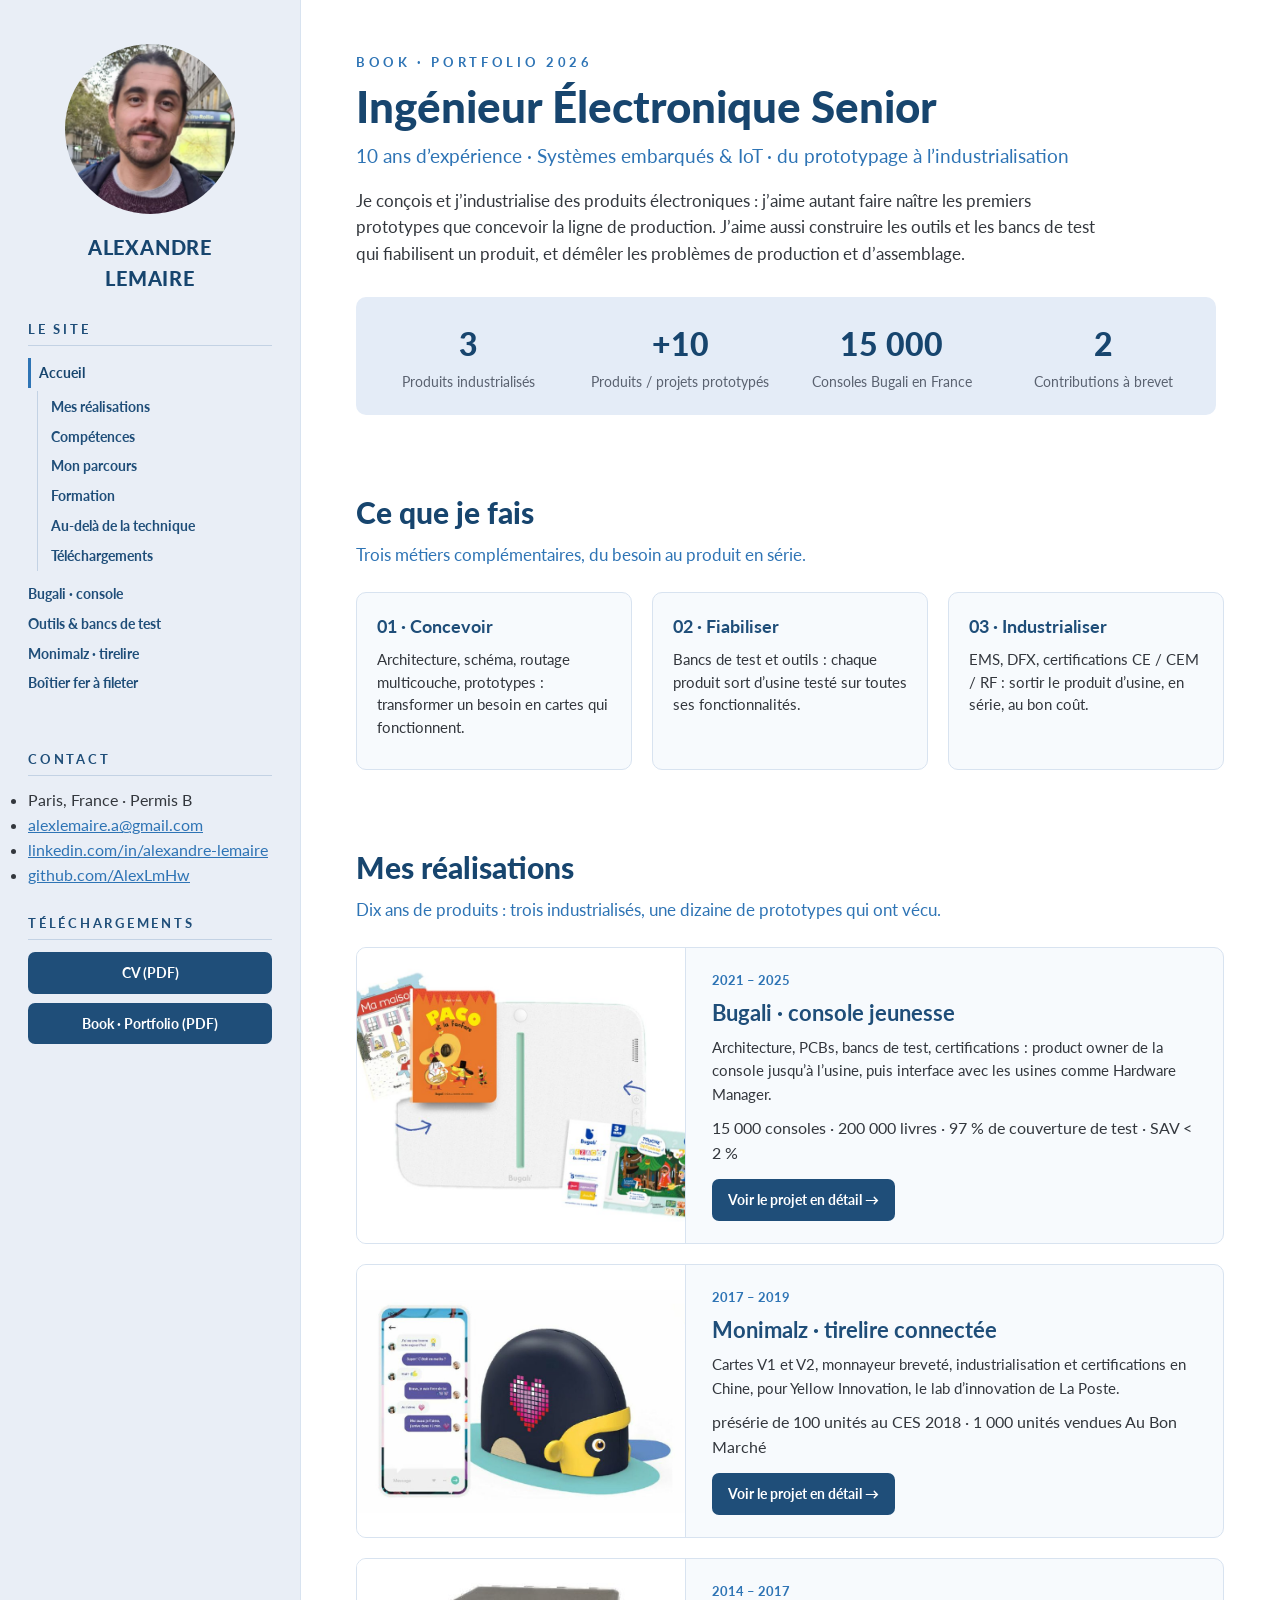
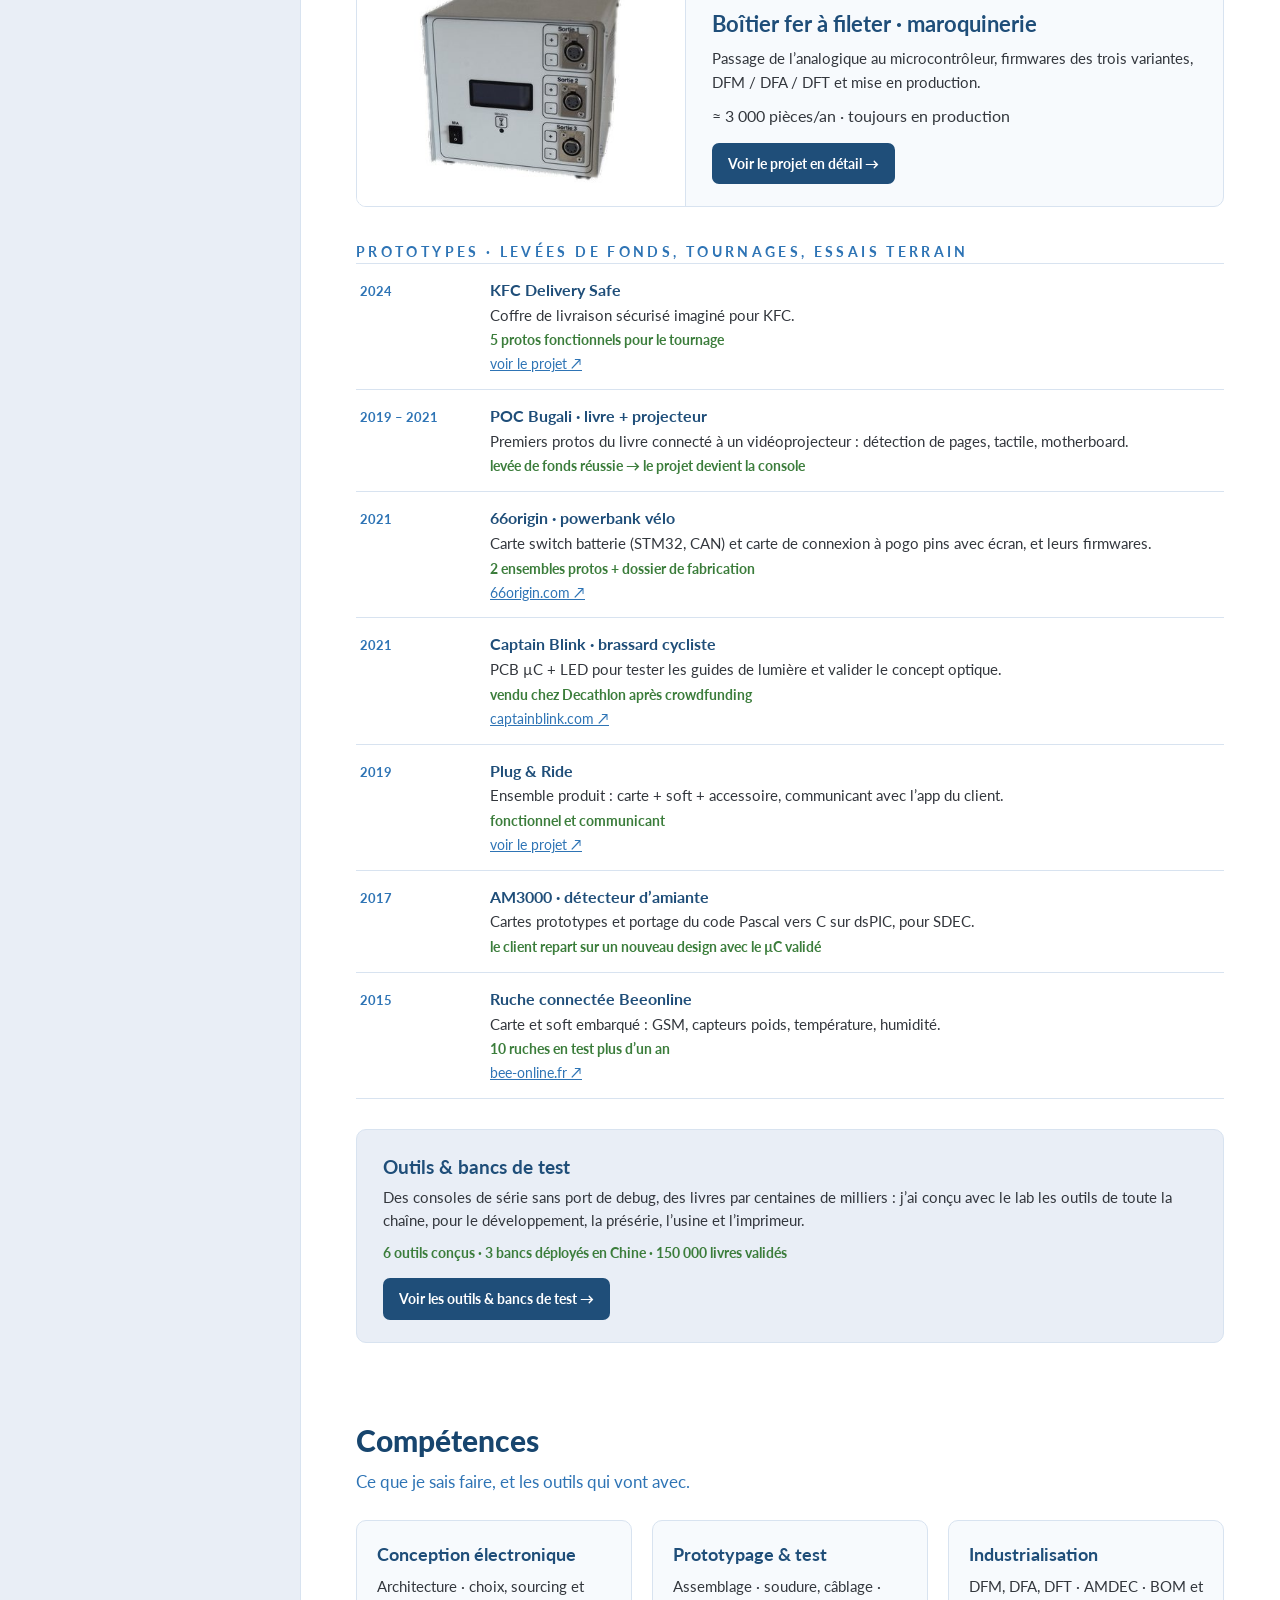
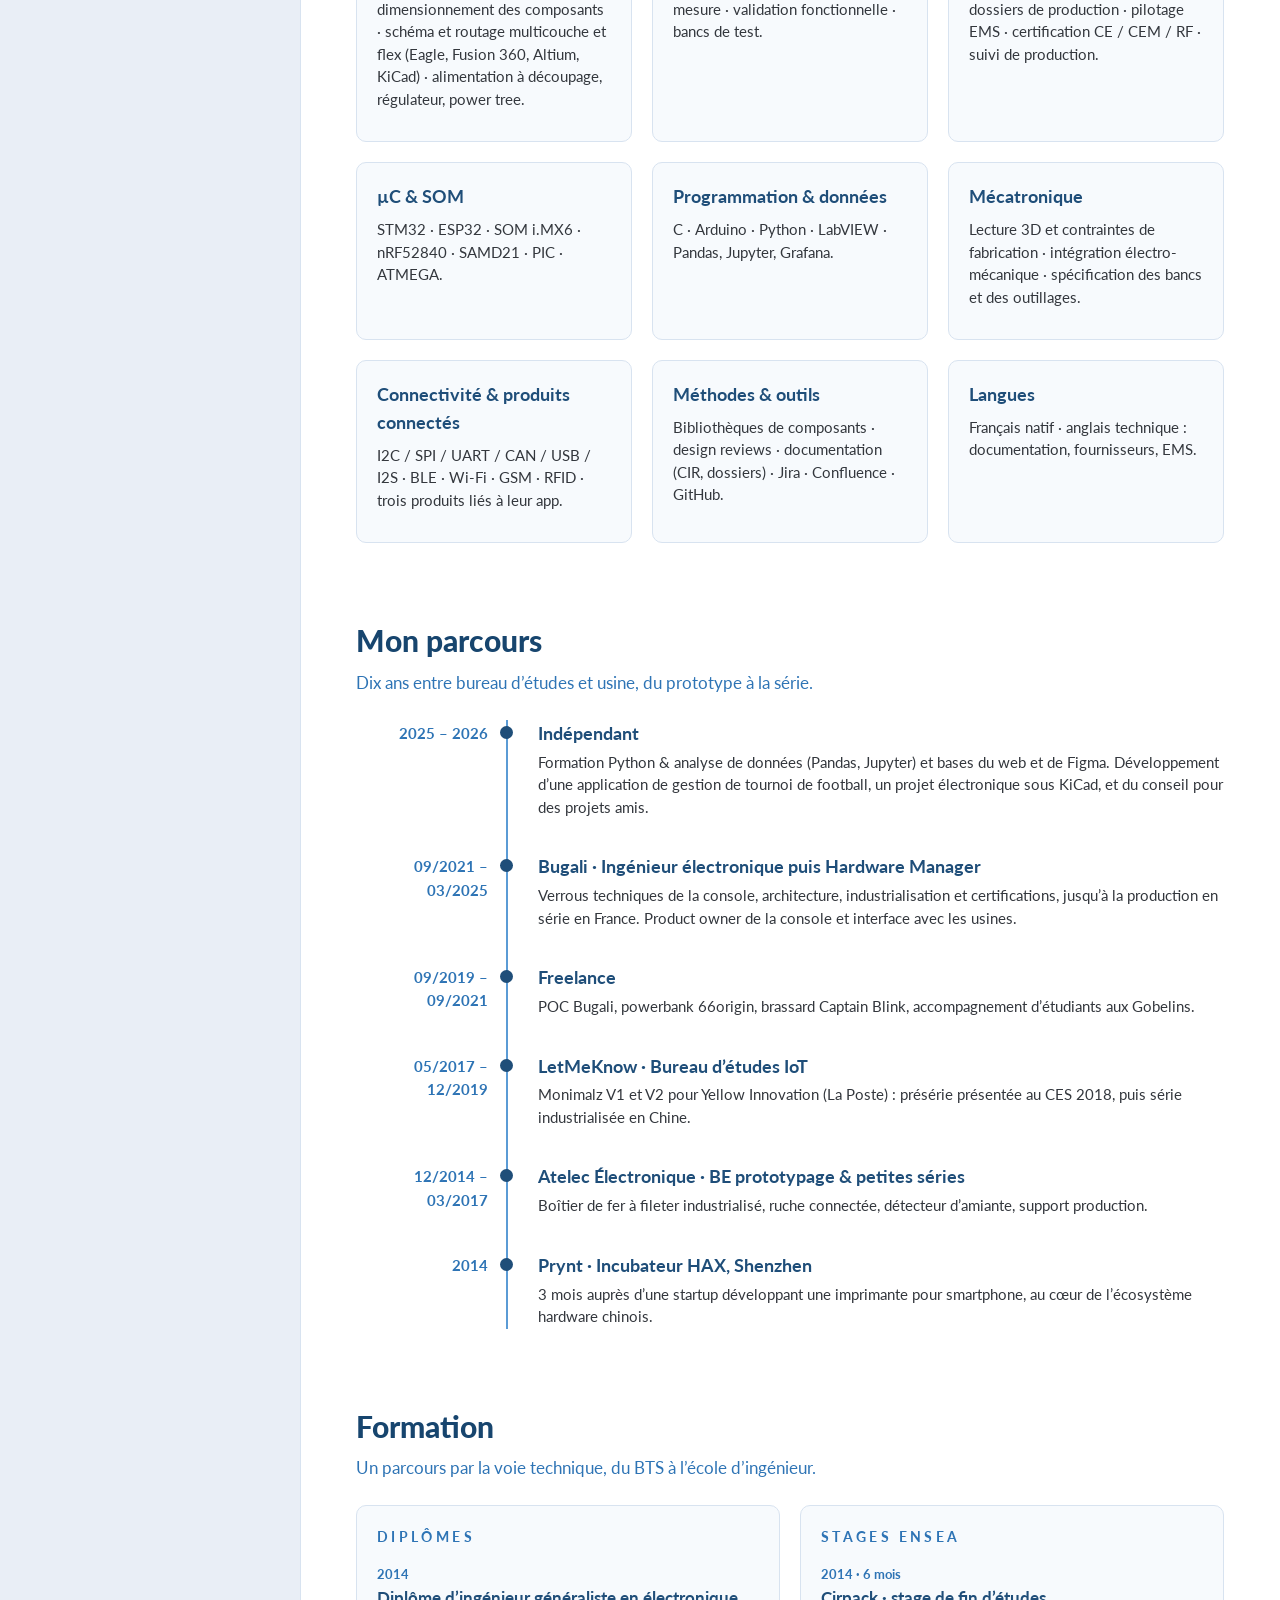
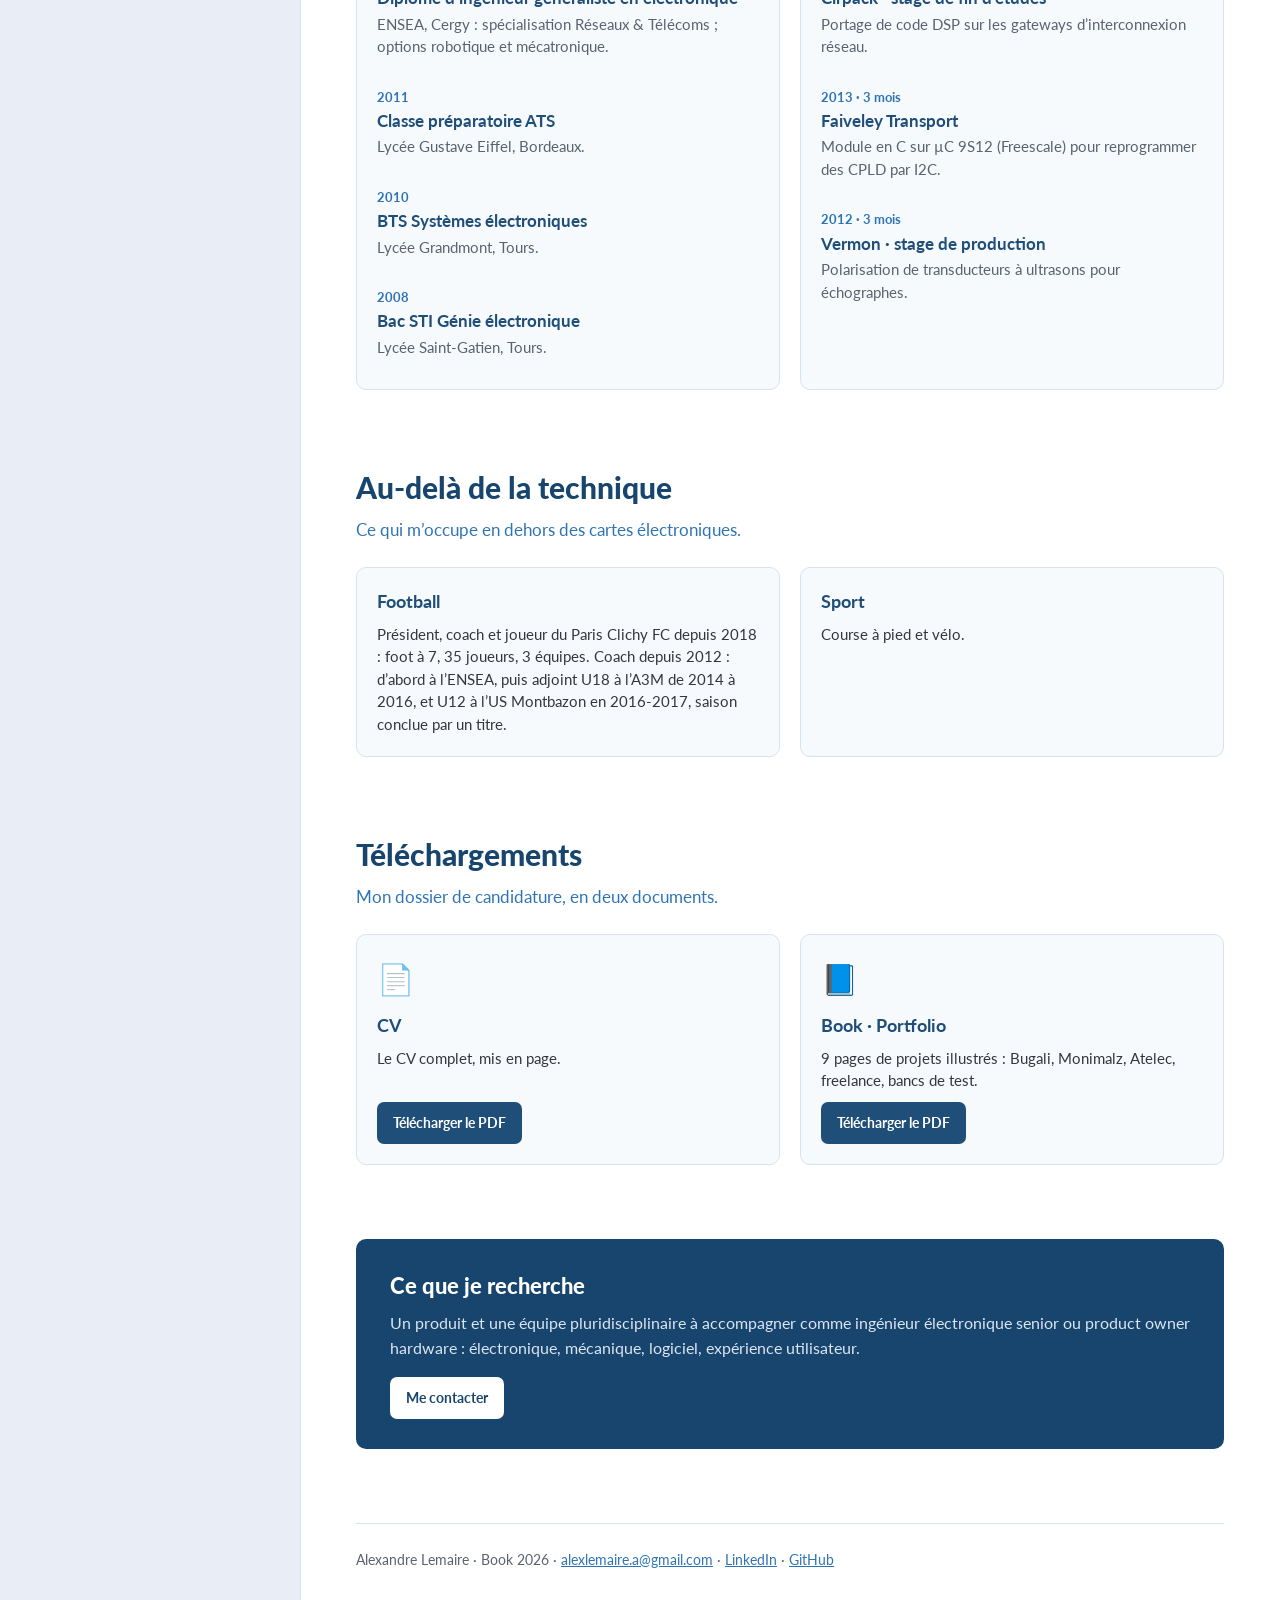
<file: index.html>
<!DOCTYPE html>
<html lang="fr">
<head>
<meta charset="UTF-8">
<meta name="viewport" content="width=device-width, initial-scale=1.0">
<title>Alexandre Lemaire · Ingénieur Électronique Senior</title>
<meta name="description" content="Alexandre Lemaire, ingénieur électronique senior. 10 ans d’expérience, systèmes embarqués & IoT, du prototypage à l’industrialisation. Portfolio, CV et book à télécharger.">
<link rel="canonical" href="https://alexlmhw.github.io/">
<link rel="icon" href="favicon.ico" sizes="any">
<link rel="apple-touch-icon" href="assets/img/apple-touch-icon.png">
<meta property="og:type" content="website">
<meta property="og:locale" content="fr_FR">
<meta property="og:site_name" content="Alexandre Lemaire">
<meta property="og:title" content="Alexandre Lemaire · Ingénieur Électronique Senior">
<meta property="og:description" content="Alexandre Lemaire, ingénieur électronique senior. 10 ans d’expérience, systèmes embarqués & IoT, du prototypage à l’industrialisation. Portfolio, CV et book à télécharger.">
<meta property="og:url" content="https://alexlmhw.github.io/">
<meta property="og:image" content="https://alexlmhw.github.io/assets/img/partage.jpg">
<meta property="og:image:width" content="1200">
<meta property="og:image:height" content="630">
<meta property="og:image:alt" content="Prototype de la tirelire Monimalz, sa matrice de 360 LED en fonctionnement">
<meta name="twitter:card" content="summary_large_image">
<link rel="preconnect" href="https://fonts.googleapis.com">
<link rel="preconnect" href="https://fonts.gstatic.com" crossorigin>
<link href="https://fonts.googleapis.com/css2?family=Lato:ital,wght@0,400;0,700;0,900;1,400&display=swap" rel="stylesheet">
<link rel="stylesheet" href="assets/style.css">
</head>
<body>
<a class="saut" href="#contenu">Aller au contenu</a>
<div class="page">

<!-- ======================= SIDEBAR ======================= -->
<aside class="sidebar">
  <div class="sidebar-inner">
    <img class="photo" src="assets/img/photo.jpg" width="700" height="700" alt="Portrait d’Alexandre Lemaire">
    <div class="side-nom">ALEXANDRE<br>LEMAIRE</div>
    <div>
      <div class="side-titre">Le site</div>
      <!-- MENU:DEBUT -->
      <nav class="side-menu">
        <a href="index.html" class="actif">Accueil</a>
        <!-- SOUS-MENU:DEBUT -->
        <div class="side-nav">
          <a href="#realisations">Mes réalisations</a>
          <a href="#competences">Compétences</a>
          <a href="#parcours">Mon parcours</a>
          <a href="#formation">Formation</a>
          <a href="#hors-technique">Au-delà de la technique</a>
          <a href="#telechargements">Téléchargements</a>
        </div>
        <!-- SOUS-MENU:FIN -->
        <a href="bugali.html">Bugali · console</a>
        <a href="outils.html">Outils &amp; bancs de test</a>
        <a href="monimalz.html">Monimalz · tirelire</a>
        <a href="fer-a-fileter.html">Boîtier fer à fileter</a>
      </nav>
      <!-- MENU:FIN -->
    </div>
  </div>
</aside>

<!-- ======================= MAIN ======================= -->
<main id="contenu">

<!-- Hero -->
<section id="haut">
  <div class="surtitre">Book · Portfolio 2026</div>
  <h1>Ingénieur Électronique Senior</h1>
  <div class="soustitre">10 ans d’expérience · Systèmes embarqués &amp; IoT · du prototypage à l’industrialisation</div>
  <p class="intro">Je conçois et j’industrialise des produits électroniques : j’aime autant faire naître les premiers prototypes que concevoir la ligne de production. J’aime aussi construire les outils et les bancs de test qui fiabilisent un produit, et démêler les problèmes de production et d’assemblage.</p>
  <div class="stats">
    <div class="stat"><b>3</b><span>Produits industrialisés</span></div>
    <div class="stat"><b>+10</b><span>Produits / projets prototypés</span></div>
    <div class="stat"><b>15 000</b><span>Consoles Bugali en France</span></div>
    <div class="stat"><b>2</b><span>Contributions à brevet</span></div>
  </div>
</section>

<!-- Ce que je fais -->
<section id="cequejefais">
  <h2>Ce que je fais</h2>
  <p class="chapo">Trois métiers complémentaires, du besoin au produit en série.</p>
  <div class="cartes c3">
    <div class="carte">
      <h3>01 · Concevoir</h3>
      <p>Architecture, schéma, routage multicouche, prototypes : transformer un besoin en cartes qui fonctionnent.</p>
    </div>
    <div class="carte">
      <h3>02 · Fiabiliser</h3>
      <p>Bancs de test et outils : chaque produit sort d’usine testé sur toutes ses fonctionnalités.</p>
    </div>
    <div class="carte">
      <h3>03 · Industrialiser</h3>
      <p>EMS, DFX, certifications CE / CEM / RF : sortir le produit d’usine, en série, au bon coût.</p>
    </div>
  </div>
</section>

<!-- Réalisations -->
<section id="realisations">
  <h2>Mes réalisations</h2>
  <p class="chapo">Dix ans de produits : trois industrialisés, une dizaine de prototypes qui ont vécu.</p>

  <div class="bandeau-projet">
    <div class="visuel"><img src="assets/img/bugali.jpg" width="900" height="674" loading="lazy" alt="Console Bugali avec ses livres"></div>
    <div class="corps">
      <div class="badge-annee">2021 – 2025</div>
      <h3>Bugali · console jeunesse</h3>
      <p>Architecture, PCBs, bancs de test, certifications : product owner de la console jusqu’à l’usine, puis interface avec les usines comme Hardware Manager.</p>
      <div class="resultat">15 000 consoles · 200 000 livres · 97 % de couverture de test · SAV &lt; 2 %</div>
      <a class="btn" href="bugali.html" aria-label="Voir Bugali, la console jeunesse, en détail">Voir le projet en détail →</a>
    </div>
  </div>

  <div class="bandeau-projet">
    <div class="visuel"><img src="assets/img/monimalz.jpg" width="900" height="675" loading="lazy" alt="Monimalz · tirelire connectée"></div>
    <div class="corps">
      <div class="badge-annee">2017 – 2019</div>
      <h3>Monimalz · tirelire connectée</h3>
      <p>Cartes V1 et V2, monnayeur breveté, industrialisation et certifications en Chine, pour Yellow Innovation, le lab d’innovation de La Poste.</p>
      <div class="resultat">présérie de 100 unités au CES 2018 · 1 000 unités vendues Au Bon Marché</div>
      <a class="btn" href="monimalz.html" aria-label="Voir Monimalz, la tirelire connectée, en détail">Voir le projet en détail →</a>
    </div>
  </div>

  <div class="bandeau-projet">
    <div class="visuel"><img src="assets/img/fileter.jpg" width="460" height="345" loading="lazy" alt="Boîtier de fer à fileter" style="object-fit:contain;background:#fff"></div>
    <div class="corps">
      <div class="badge-annee">2014 – 2017</div>
      <h3>Boîtier fer à fileter · maroquinerie</h3>
      <p>Passage de l’analogique au microcontrôleur, firmwares des trois variantes, DFM / DFA / DFT et mise en production.</p>
      <div class="resultat">≈ 3 000 pièces/an · toujours en production</div>
      <a class="btn" href="fer-a-fileter.html" aria-label="Voir le boîtier fer à fileter en détail">Voir le projet en détail →</a>
    </div>
  </div>

  <h3 style="margin:34px 0 0;font-size:14px;letter-spacing:.24em;text-transform:uppercase;color:var(--bleu-accent)">Prototypes · levées de fonds, tournages, essais terrain</h3>
  <div class="protos">
    <div class="proto">
      <span class="annee">2024</span>
      <div>
        <div class="nom">KFC Delivery Safe</div>
        <div class="quoi">Coffre de livraison sécurisé imaginé pour KFC.</div>
        <div class="resultat-ligne">5 protos fonctionnels pour le tournage</div>
        <p class="liens"><a href="https://thomasgirod.fr/kfc-delivery-safe" target="_blank" rel="noopener" aria-label="Voir le projet KFC Delivery Safe (nouvel onglet)">voir le projet ↗</a></p>
      </div>
    </div>
    <div class="proto">
      <span class="annee">2019 – 2021</span>
      <div>
        <div class="nom">POC Bugali · livre + projecteur</div>
        <div class="quoi">Premiers protos du livre connecté à un vidéoprojecteur : détection de pages, tactile, motherboard.</div>
        <div class="resultat-ligne">levée de fonds réussie → le projet devient la console</div>
      </div>
    </div>
    <div class="proto">
      <span class="annee">2021</span>
      <div>
        <div class="nom">66origin · powerbank vélo</div>
        <div class="quoi">Carte switch batterie (STM32, CAN) et carte de connexion à pogo pins avec écran, et leurs firmwares.</div>
        <div class="resultat-ligne">2 ensembles protos + dossier de fabrication</div>
        <p class="liens"><a href="https://www.66origin.com/works/velo-electrique-urbain-connecte-design-compact-ia" target="_blank" rel="noopener">66origin.com ↗</a></p>
      </div>
    </div>
    <div class="proto">
      <span class="annee">2021</span>
      <div>
        <div class="nom">Captain Blink · brassard cycliste</div>
        <div class="quoi">PCB µC + LED pour tester les guides de lumière et valider le concept optique.</div>
        <div class="resultat-ligne">vendu chez Decathlon après crowdfunding</div>
        <p class="liens"><a href="https://www.captainblink.com/" target="_blank" rel="noopener">captainblink.com ↗</a></p>
      </div>
    </div>
    <div class="proto">
      <span class="annee">2019</span>
      <div>
        <div class="nom">Plug &amp; Ride</div>
        <div class="quoi">Ensemble produit : carte + soft + accessoire, communicant avec l’app du client.</div>
        <div class="resultat-ligne">fonctionnel et communicant</div>
        <p class="liens"><a href="https://www.instagram.com/plug_and_ride_r1/" target="_blank" rel="noopener" aria-label="Voir le projet Plug &amp; Ride (nouvel onglet)">voir le projet ↗</a></p>
      </div>
    </div>
    <div class="proto">
      <span class="annee">2017</span>
      <div>
        <div class="nom">AM3000 · détecteur d’amiante</div>
        <div class="quoi">Cartes prototypes et portage du code Pascal vers C sur dsPIC, pour SDEC.</div>
        <div class="resultat-ligne">le client repart sur un nouveau design avec le µC validé</div>
      </div>
    </div>
    <div class="proto">
      <span class="annee">2015</span>
      <div>
        <div class="nom">Ruche connectée Beeonline</div>
        <div class="quoi">Carte et soft embarqué : GSM, capteurs poids, température, humidité.</div>
        <div class="resultat-ligne">10 ruches en test plus d’un an</div>
        <p class="liens"><a href="https://www.bee-online.fr/" target="_blank" rel="noopener">bee-online.fr ↗</a></p>
      </div>
    </div>
  </div>

  <div class="encart">
    <h3>Outils &amp; bancs de test</h3>
    <p>Des consoles de série sans port de debug, des livres par centaines de milliers : j’ai conçu avec le lab les outils de toute la chaîne, pour le développement, la présérie, l’usine et l’imprimeur.</p>
    <div class="chiffres">6 outils conçus · 3 bancs déployés en Chine · 150 000 livres validés</div>
    <a class="btn" href="outils.html">Voir les outils &amp; bancs de test →</a>
  </div>
</section>

<!-- Compétences -->
<section id="competences">
  <h2>Compétences</h2>
  <p class="chapo">Ce que je sais faire, et les outils qui vont avec.</p>
  <div class="cartes c3">
    <div class="carte"><h3>Conception électronique</h3><p>Architecture · choix, sourcing et dimensionnement des composants · schéma et routage multicouche et flex (Eagle, Fusion 360, Altium, KiCad) · alimentation à découpage, régulateur, power tree.</p></div>
    <div class="carte"><h3>Prototypage &amp; test</h3><p>Assemblage · soudure, câblage · mesure · validation fonctionnelle · bancs de test.</p></div>
    <div class="carte"><h3>Industrialisation</h3><p>DFM, DFA, DFT · AMDEC · BOM et dossiers de production · pilotage EMS · certification CE / CEM / RF · suivi de production.</p></div>
    <div class="carte"><h3>µC &amp; SOM</h3><p>STM32 · ESP32 · SOM i.MX6 · nRF52840 · SAMD21 · PIC · ATMEGA.</p></div>
    <div class="carte"><h3>Programmation &amp; données</h3><p>C · Arduino · Python · LabVIEW · Pandas, Jupyter, Grafana.</p></div>
    <div class="carte"><h3>Mécatronique</h3><p>Lecture 3D et contraintes de fabrication · intégration électro-mécanique · spécification des bancs et des outillages.</p></div>
    <div class="carte"><h3>Connectivité &amp; produits connectés</h3><p>I2C / SPI / UART / CAN / USB / I2S · BLE · Wi-Fi · GSM · RFID · trois produits liés à leur app.</p></div>
    <div class="carte"><h3>Méthodes &amp; outils</h3><p>Bibliothèques de composants · design reviews · documentation (CIR, dossiers) · Jira · Confluence · GitHub.</p></div>
    <div class="carte"><h3>Langues</h3><p>Français natif · anglais technique : documentation, fournisseurs, EMS.</p></div>
  </div>
</section>

<section id="parcours">
  <h2>Mon parcours</h2>
  <p class="chapo">Dix ans entre bureau d’études et usine, du prototype à la série.</p>
  <div class="timeline">
    <div class="jalon"><span class="dates">2025 – 2026</span><h3>Indépendant</h3><p>Formation Python &amp; analyse de données (Pandas, Jupyter) et bases du web et de Figma. Développement d’une application de gestion de tournoi de football, un projet électronique sous KiCad, et du conseil pour des projets amis.</p></div>
    <div class="jalon"><span class="dates">09/2021 – 03/2025</span><h3>Bugali · Ingénieur électronique puis Hardware Manager</h3><p>Verrous techniques de la console, architecture, industrialisation et certifications, jusqu’à la production en série en France. Product owner de la console et interface avec les usines.</p></div>
    <div class="jalon"><span class="dates">09/2019 – 09/2021</span><h3>Freelance</h3><p>POC Bugali, powerbank 66origin, brassard Captain Blink, accompagnement d’étudiants aux Gobelins.</p></div>
    <div class="jalon"><span class="dates">05/2017 – 12/2019</span><h3>LetMeKnow · Bureau d’études IoT</h3><p>Monimalz V1 et V2 pour Yellow Innovation (La Poste) : présérie présentée au CES 2018, puis série industrialisée en Chine.</p></div>
    <div class="jalon"><span class="dates">12/2014 – 03/2017</span><h3>Atelec Électronique · BE prototypage &amp; petites séries</h3><p>Boîtier de fer à fileter industrialisé, ruche connectée, détecteur d’amiante, support production.</p></div>
    <div class="jalon"><span class="dates">2014</span><h3>Prynt · Incubateur HAX, Shenzhen</h3><p>3 mois auprès d’une startup développant une imprimante pour smartphone, au cœur de l’écosystème hardware chinois.</p></div>
  </div>
</section>

<!-- Formation -->
<section id="formation">
  <h2>Formation</h2>
  <p class="chapo">Un parcours par la voie technique, du BTS à l’école d’ingénieur.</p>
  <div class="cartes c2">
    <div class="carte">
      <h3 style="font-size:14px;letter-spacing:.24em;text-transform:uppercase;color:var(--bleu-accent);margin-bottom:16px">Diplômes</h3>
      <div class="form-item">
        <span class="annee">2014</span>
        <h3>Diplôme d’ingénieur généraliste en électronique</h3>
        <p>ENSEA, Cergy : spécialisation Réseaux &amp; Télécoms ; options robotique et mécatronique.</p>
      </div>
      <div class="form-item">
        <span class="annee">2011</span>
        <h3>Classe préparatoire ATS</h3>
        <p>Lycée Gustave Eiffel, Bordeaux.</p>
      </div>
      <div class="form-item">
        <span class="annee">2010</span>
        <h3>BTS Systèmes électroniques</h3>
        <p>Lycée Grandmont, Tours.</p>
      </div>
      <div class="form-item">
        <span class="annee">2008</span>
        <h3>Bac STI Génie électronique</h3>
        <p>Lycée Saint-Gatien, Tours.</p>
      </div>
    </div>
    <div class="carte">
      <h3 style="font-size:14px;letter-spacing:.24em;text-transform:uppercase;color:var(--bleu-accent);margin-bottom:16px">Stages ENSEA</h3>
      <div class="form-item">
        <span class="annee">2014 · 6 mois</span>
        <h3>Cirpack · stage de fin d’études</h3>
        <p>Portage de code DSP sur les gateways d’interconnexion réseau.</p>
      </div>
      <div class="form-item">
        <span class="annee">2013 · 3 mois</span>
        <h3>Faiveley Transport</h3>
        <p>Module en C sur µC 9S12 (Freescale) pour reprogrammer des CPLD par I2C.</p>
      </div>
      <div class="form-item">
        <span class="annee">2012 · 3 mois</span>
        <h3>Vermon · stage de production</h3>
        <p>Polarisation de transducteurs à ultrasons pour échographes.</p>
      </div>
    </div>
  </div>
</section>

<!-- Au-delà de la technique -->
<section id="hors-technique">
  <h2>Au-delà de la technique</h2>
  <p class="chapo">Ce qui m’occupe en dehors des cartes électroniques.</p>
  <div class="perso">
    <div class="carte">
      <h3>Football</h3>
      <p>Président, coach et joueur du Paris Clichy FC depuis 2018 : foot à 7, 35 joueurs, 3 équipes. Coach depuis 2012 : d’abord à l’ENSEA, puis adjoint U18 à l’A3M de 2014 à 2016, et U12 à l’US Montbazon en 2016-2017, saison conclue par un titre.</p>
    </div>
    <div class="carte">
      <h3>Sport</h3>
      <p>Course à pied et vélo.</p>
    </div>
  </div>
</section>

<!-- Téléchargements -->
<section id="telechargements">
  <h2>Téléchargements</h2>
  <p class="chapo">Mon dossier de candidature, en deux documents.</p>
  <div class="cartes c2">
    <div class="carte dl-carte">
      <div class="icone">📄</div>
      <h3>CV</h3>
      <p>Le CV complet, mis en page.</p>
      <div class="btns"><a class="btn" href="assets/cv.pdf" download>Télécharger le PDF</a></div>
    </div>
    <div class="carte dl-carte">
      <div class="icone">📘</div>
      <h3>Book · Portfolio</h3>
      <p>9 pages de projets illustrés : Bugali, Monimalz, Atelec, freelance, bancs de test.</p>
      <div class="btns"><a class="btn" href="assets/book.pdf" download>Télécharger le PDF</a></div>
    </div>
  </div>
</section>

<!-- Ce que je recherche -->
<section>
  <div class="bandeau">
    <h2>Ce que je recherche</h2>
    <p>Un produit et une équipe pluridisciplinaire à accompagner comme ingénieur électronique senior ou product owner hardware : électronique, mécanique, logiciel, expérience utilisateur.</p>
    <a class="btn" href="mailto:alexlemaire.a@gmail.com">Me contacter</a>
  </div>
</section>

<footer>
  Alexandre Lemaire · Book 2026 · <a href="mailto:alexlemaire.a@gmail.com">alexlemaire.a@gmail.com</a> · <a href="https://www.linkedin.com/in/alexandre-lemaire/" target="_blank" rel="noopener">LinkedIn</a> · <a href="https://github.com/AlexLmHw" target="_blank" rel="noopener">GitHub</a>
</footer>

</main>
<aside class="sidebar-bas">
  <div class="sidebar-bas-inner">
    <div class="side-titre">Contact</div>
    <ul>
    <li>Paris, France · Permis B</li>
    <li><a href="mailto:alexlemaire.a@gmail.com">alexlemaire.a@gmail.com</a></li>
    <li><a href="https://www.linkedin.com/in/alexandre-lemaire/" target="_blank" rel="noopener">linkedin.com/in/alexandre-lemaire</a></li>
    <li><a href="https://github.com/AlexLmHw" target="_blank" rel="noopener">github.com/AlexLmHw</a></li>
    </ul>
    <div class="side-titre">Téléchargements</div>
    <div class="side-dl">
    <a class="btn" href="assets/cv.pdf" download>CV (PDF)</a>
    <a class="btn" href="assets/book.pdf" download>Book · Portfolio (PDF)</a>
    </div>
  </div>
</aside>

</div>
</body>
</html>
</file>
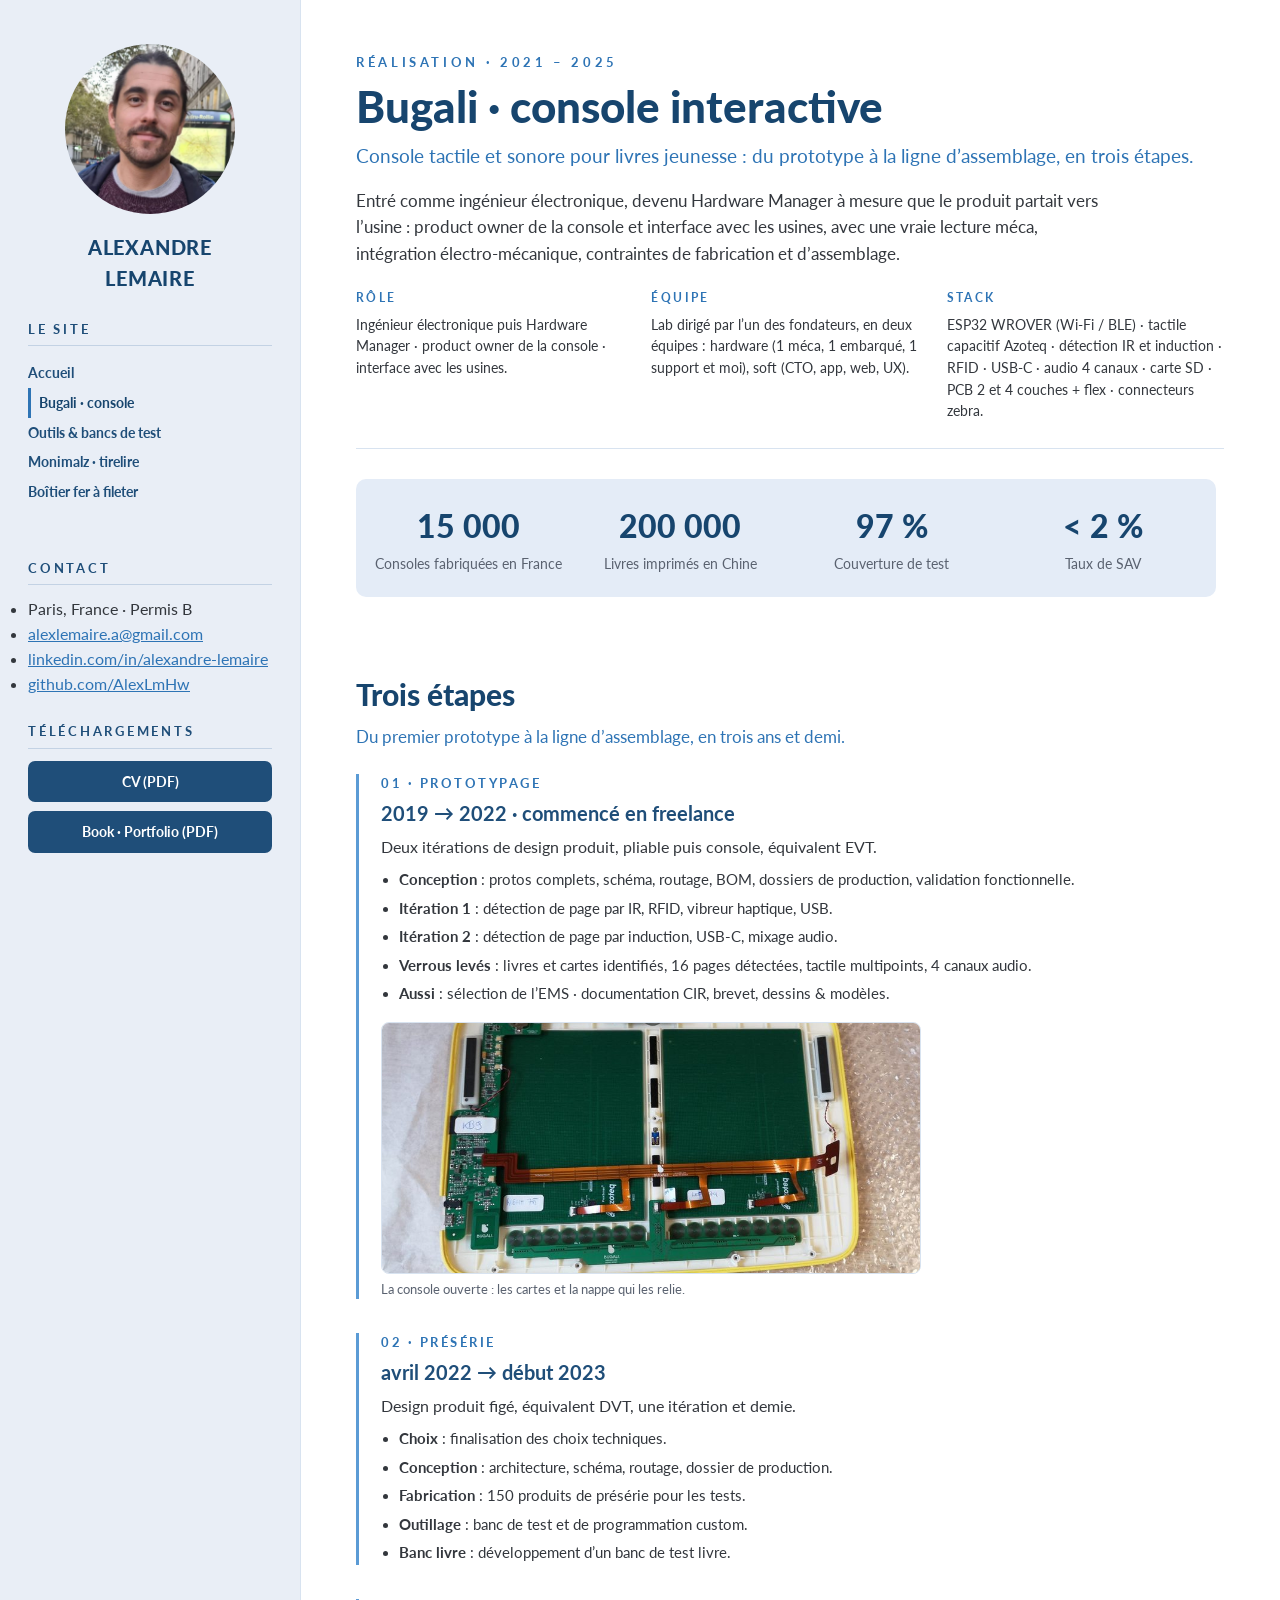
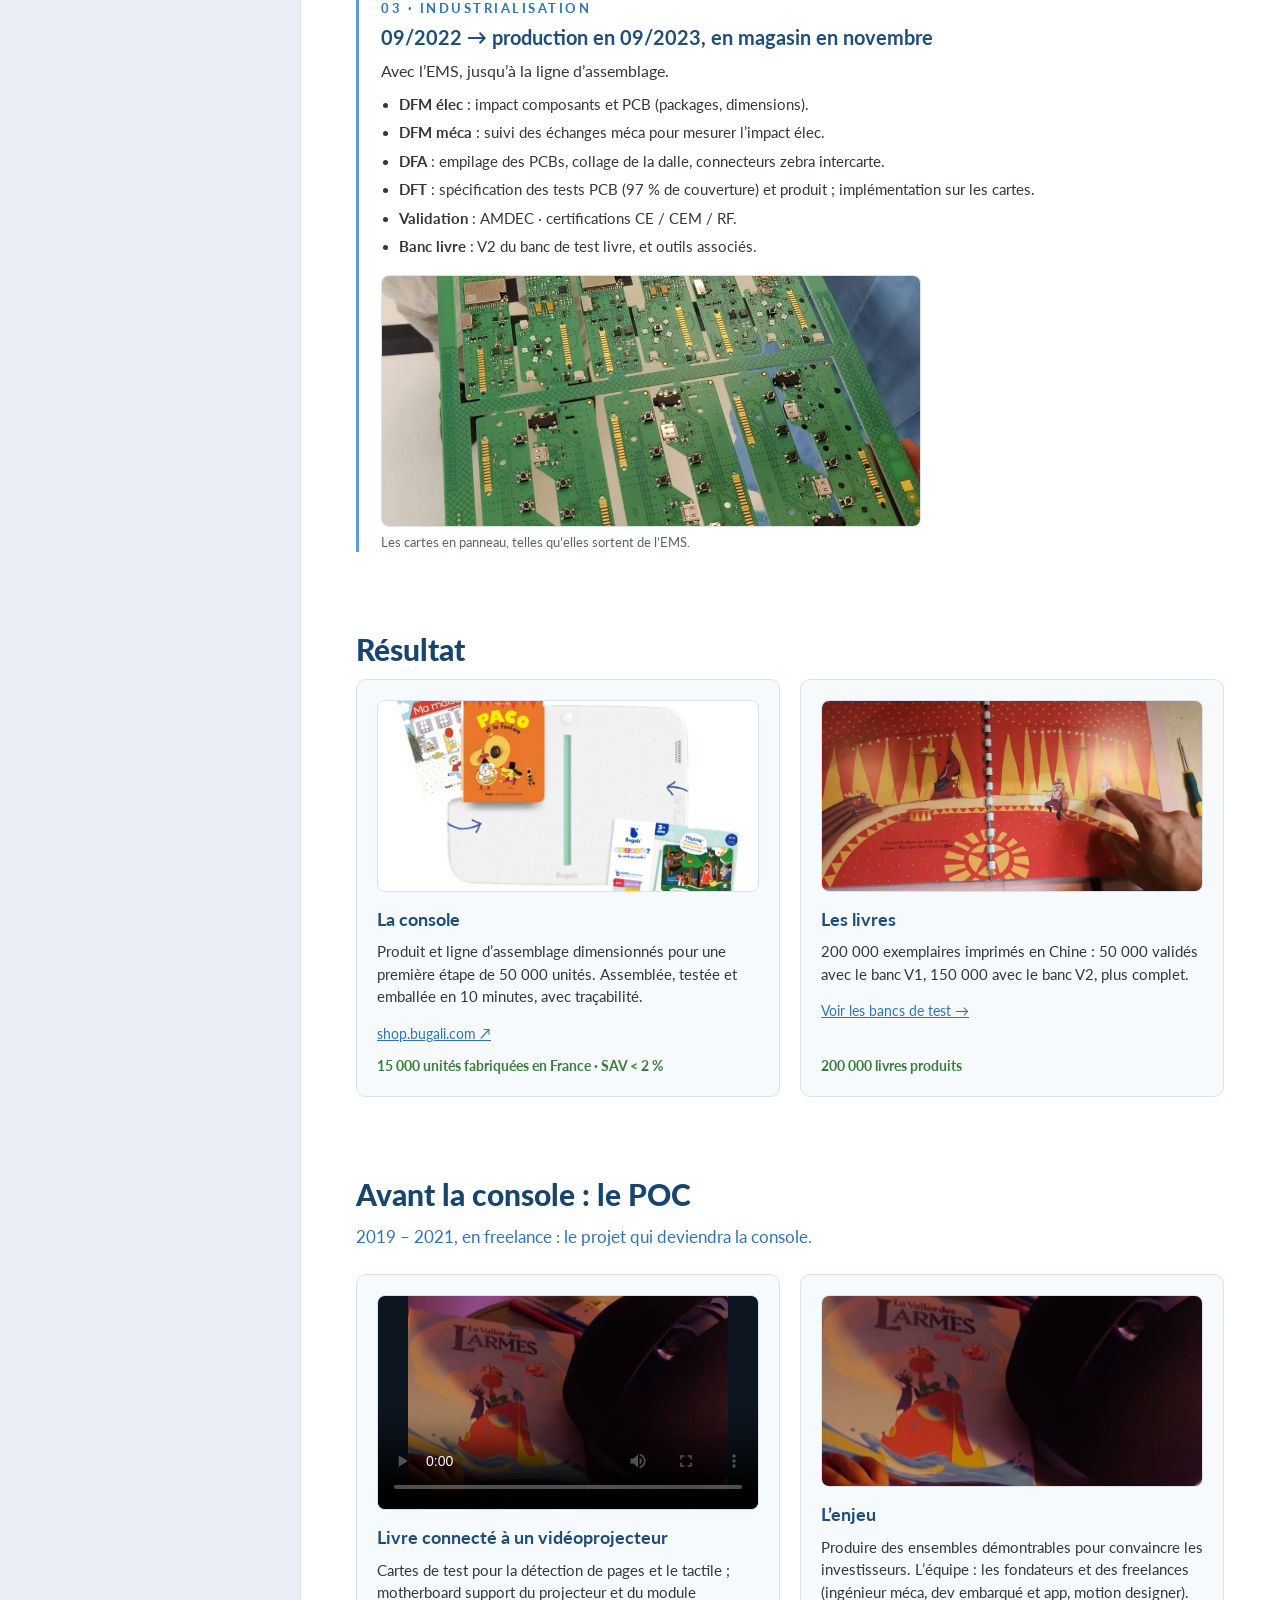
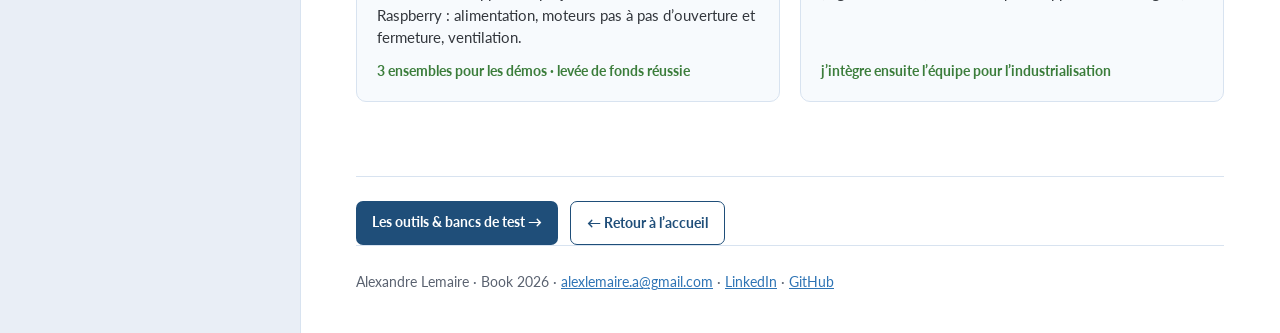
<file: bugali.html>
<!DOCTYPE html>
<html lang="fr">
<head>
<meta charset="UTF-8">
<meta name="viewport" content="width=device-width, initial-scale=1.0">
<title>Bugali, console interactive pour livres jeunesse · Alexandre Lemaire</title>
<meta name="description" content="Console interactive tactile et sonore pour livres jeunesse : du prototype à la ligne d’assemblage. 15 000 unités fabriquées en France, 97 % de couverture de test.">
<link rel="canonical" href="https://alexlmhw.github.io/bugali.html">
<link rel="icon" href="favicon.ico" sizes="any">
<link rel="apple-touch-icon" href="assets/img/apple-touch-icon.png">
<meta property="og:type" content="website">
<meta property="og:locale" content="fr_FR">
<meta property="og:site_name" content="Alexandre Lemaire">
<meta property="og:title" content="Bugali, console interactive pour livres jeunesse · Alexandre Lemaire">
<meta property="og:description" content="Console interactive tactile et sonore pour livres jeunesse : du prototype à la ligne d’assemblage. 15 000 unités fabriquées en France, 97 % de couverture de test.">
<meta property="og:url" content="https://alexlmhw.github.io/bugali.html">
<meta property="og:image" content="https://alexlmhw.github.io/assets/img/partage.jpg">
<meta property="og:image:width" content="1200">
<meta property="og:image:height" content="630">
<meta property="og:image:alt" content="Prototype de la tirelire Monimalz, sa matrice de 360 LED en fonctionnement">
<meta name="twitter:card" content="summary_large_image">
<link rel="preconnect" href="https://fonts.googleapis.com">
<link rel="preconnect" href="https://fonts.gstatic.com" crossorigin>
<link href="https://fonts.googleapis.com/css2?family=Lato:ital,wght@0,400;0,700;0,900;1,400&display=swap" rel="stylesheet">
<link rel="stylesheet" href="assets/style.css">
</head>
<body>
<a class="saut" href="#contenu">Aller au contenu</a>
<div class="page">

<aside class="sidebar">
  <div class="sidebar-inner">
    <img class="photo" src="assets/img/photo.jpg" width="700" height="700" alt="Portrait d’Alexandre Lemaire">
    <div class="side-nom">ALEXANDRE<br>LEMAIRE</div>
    <div>
      <div class="side-titre">Le site</div>
      <!-- MENU:DEBUT -->
      <nav class="side-menu">
        <a href="index.html">Accueil</a>
        <a href="bugali.html" class="actif">Bugali · console</a>
        <a href="outils.html">Outils &amp; bancs de test</a>
        <a href="monimalz.html">Monimalz · tirelire</a>
        <a href="fer-a-fileter.html">Boîtier fer à fileter</a>
      </nav>
      <!-- MENU:FIN -->
    </div>
  </div>
</aside>

<main id="contenu">
  <section class="entete-projet">
    <div class="surtitre">Réalisation · 2021 – 2025</div>
    <h1>Bugali · console interactive</h1>
    <p class="soustitre">Console tactile et sonore pour livres jeunesse : du prototype à la ligne d’assemblage, en trois étapes.</p>
    <p class="intro">Entré comme ingénieur électronique, devenu Hardware Manager à mesure que le produit partait vers l’usine : product owner de la console et interface avec les usines, avec une vraie lecture méca, intégration électro-mécanique, contraintes de fabrication et d’assemblage.</p>
    <div class="meta-projet">
      <div class="meta-bloc"><h2>Rôle</h2><p>Ingénieur électronique puis Hardware Manager · product owner de la console · interface avec les usines.</p></div>
      <div class="meta-bloc"><h2>Équipe</h2><p>Lab dirigé par l’un des fondateurs, en deux équipes : hardware (1 méca, 1 embarqué, 1 support et moi), soft (CTO, app, web, UX).</p></div>
      <div class="meta-bloc"><h2>Stack</h2><p>ESP32 WROVER (Wi-Fi / BLE) · tactile capacitif Azoteq · détection IR et induction · RFID · USB-C · audio 4 canaux · carte SD · PCB 2 et 4 couches + flex · connecteurs zebra.</p></div>
    </div>
  </section>

  <section>
    <div class="stats">
      <div class="stat"><b>15 000</b><span>Consoles fabriquées en France</span></div>
      <div class="stat"><b>200 000</b><span>Livres imprimés en Chine</span></div>
      <div class="stat"><b>97 %</b><span>Couverture de test</span></div>
      <div class="stat"><b>&lt; 2 %</b><span>Taux de SAV</span></div>
    </div>
  </section>

  <section id="phases">
    <h2>Trois étapes</h2>
    <p class="chapo">Du premier prototype à la ligne d’assemblage, en trois ans et demi.</p>

    <div class="phase">
      <div class="phase-num">01 · Prototypage</div>
      <h3>2019 → 2022 · commencé en freelance</h3>
      <p>Deux itérations de design produit, pliable puis console, équivalent EVT.</p>
      <ul>
        <li><b>Conception</b> : protos complets, schéma, routage, BOM, dossiers de production, validation fonctionnelle.</li>
        <li><b>Itération 1</b> : détection de page par IR, RFID, vibreur haptique, USB.</li>
        <li><b>Itération 2</b> : détection de page par induction, USB-C, mixage audio.</li>
        <li><b>Verrous levés</b> : livres et cartes identifiés, 16 pages détectées, tactile multipoints, 4 canaux audio.</li>
        <li><b>Aussi</b> : sélection de l’EMS · documentation CIR, brevet, dessins &amp; modèles.</li>
      </ul>
      <div class="media"><img src="assets/img/bugali-console-ouverte.jpg" width="900" height="506" loading="lazy" alt="Console Bugali ouverte, ses deux cartes électroniques visibles dans la coque"></div>
      <p class="legende">La console ouverte : les cartes et la nappe qui les relie.</p>
    </div>

    <div class="phase">
      <div class="phase-num">02 · Présérie</div>
      <h3>avril 2022 → début 2023</h3>
      <p>Design produit figé, équivalent DVT, une itération et demie.</p>
      <ul>
        <li><b>Choix</b> : finalisation des choix techniques.</li>
        <li><b>Conception</b> : architecture, schéma, routage, dossier de production.</li>
        <li><b>Fabrication</b> : 150 produits de présérie pour les tests.</li>
        <li><b>Outillage</b> : banc de test et de programmation custom.</li>
        <li><b>Banc livre</b> : développement d’un banc de test livre.</li>
      </ul>
    </div>

    <div class="phase">
      <div class="phase-num">03 · Industrialisation</div>
      <h3>09/2022 → production en 09/2023, en magasin en novembre</h3>
      <p>Avec l’EMS, jusqu’à la ligne d’assemblage.</p>
      <ul>
        <li><b>DFM élec</b> : impact composants et PCB (packages, dimensions).</li>
        <li><b>DFM méca</b> : suivi des échanges méca pour mesurer l’impact élec.</li>
        <li><b>DFA</b> : empilage des PCBs, collage de la dalle, connecteurs zebra intercarte.</li>
        <li><b>DFT</b> : spécification des tests PCB (97 % de couverture) et produit ; implémentation sur les cartes.</li>
        <li><b>Validation</b> : AMDEC · certifications CE / CEM / RF.</li>
        <li><b>Banc livre</b> : V2 du banc de test livre, et outils associés.</li>
      </ul>
      <div class="media"><img src="assets/img/bugali-panneau-production.jpg" width="900" height="506" loading="lazy" alt="Panneau de cartes électroniques Bugali en cours de production"></div>
      <p class="legende">Les cartes en panneau, telles qu’elles sortent de l’EMS.</p>
    </div>
  </section>

  <section id="resultat">
    <h2>Résultat</h2>
    <div class="cartes c2">
      <div class="carte">
        <div class="media"><img src="assets/img/bugali.jpg" width="900" height="674" loading="lazy" alt="Console Bugali avec ses livres"></div>
        <h3>La console</h3>
        <p>Produit et ligne d’assemblage dimensionnés pour une première étape de 50 000 unités. Assemblée, testée et emballée en 10 minutes, avec traçabilité.</p>
        <p class="liens"><a href="https://shop.bugali.com/products/la-bugali" target="_blank" rel="noopener">shop.bugali.com ↗</a></p>
        <div class="resultat">15 000 unités fabriquées en France · SAV &lt; 2 %</div>
      </div>
      <div class="carte">
        <div class="media"><img src="assets/img/bugali-livre-tactile.jpg" width="900" height="507" loading="lazy" alt="Doigt posé sur une page illustrée d’un livre Bugali"></div>
        <h3>Les livres</h3>
        <p>200 000 exemplaires imprimés en Chine : 50 000 validés avec le banc V1, 150 000 avec le banc V2, plus complet.</p>
        <p class="liens"><a href="outils.html">Voir les bancs de test →</a></p>
        <div class="resultat">200 000 livres produits</div>
      </div>
    </div>
  </section>

  <section id="poc">
    <h2>Avant la console : le POC</h2>
    <p class="chapo">2019 – 2021, en freelance : le projet qui deviendra la console.</p>
    <div class="cartes c2">
      <div class="carte">
        <div class="video">
          <video controls preload="metadata" poster="assets/img/poc-bugali.jpg">
            <source src="https://hammerchmidt.com/videos/bugali-1.av1.webm" type="video/webm">
            Votre navigateur ne lit pas cette vidéo.
          </video>
        </div>
        <h3>Livre connecté à un vidéoprojecteur</h3>
        <p>Cartes de test pour la détection de pages et le tactile ; motherboard support du projecteur et du module Raspberry : alimentation, moteurs pas à pas d’ouverture et fermeture, ventilation.</p>
        <div class="resultat">3 ensembles pour les démos · levée de fonds réussie</div>
      </div>
      <div class="carte">
        <div class="media"><img src="assets/img/bugali-poc-projecteur.jpg" width="900" height="600" loading="lazy" alt="Prototype du livre connecté : une image projetée sur la page ouverte"></div>
        <h3>L’enjeu</h3>
        <p>Produire des ensembles démontrables pour convaincre les investisseurs. L’équipe : les fondateurs et des freelances (ingénieur méca, dev embarqué et app, motion designer).</p>
        <div class="resultat">j’intègre ensuite l’équipe pour l’industrialisation</div>
      </div>
    </div>
  </section>

  <nav class="nav-bas">
    <a class="btn" href="outils.html">Les outils &amp; bancs de test →</a>
    <a class="btn secondaire" href="index.html">← Retour à l’accueil</a>
  </nav>

  <footer>
    Alexandre Lemaire · Book 2026 · <a href="mailto:alexlemaire.a@gmail.com">alexlemaire.a@gmail.com</a> · <a href="https://www.linkedin.com/in/alexandre-lemaire/" target="_blank" rel="noopener">LinkedIn</a> · <a href="https://github.com/AlexLmHw" target="_blank" rel="noopener">GitHub</a>
  </footer>
</main>
<aside class="sidebar-bas">
  <div class="sidebar-bas-inner">
    <div class="side-titre">Contact</div>
    <ul>
    <li>Paris, France · Permis B</li>
    <li><a href="mailto:alexlemaire.a@gmail.com">alexlemaire.a@gmail.com</a></li>
    <li><a href="https://www.linkedin.com/in/alexandre-lemaire/" target="_blank" rel="noopener">linkedin.com/in/alexandre-lemaire</a></li>
    <li><a href="https://github.com/AlexLmHw" target="_blank" rel="noopener">github.com/AlexLmHw</a></li>
    </ul>
    <div class="side-titre">Téléchargements</div>
    <div class="side-dl">
    <a class="btn" href="assets/cv.pdf" download>CV (PDF)</a>
    <a class="btn" href="assets/book.pdf" download>Book · Portfolio (PDF)</a>
    </div>
  </div>
</aside>

</div>
</body>
</html>
</file>
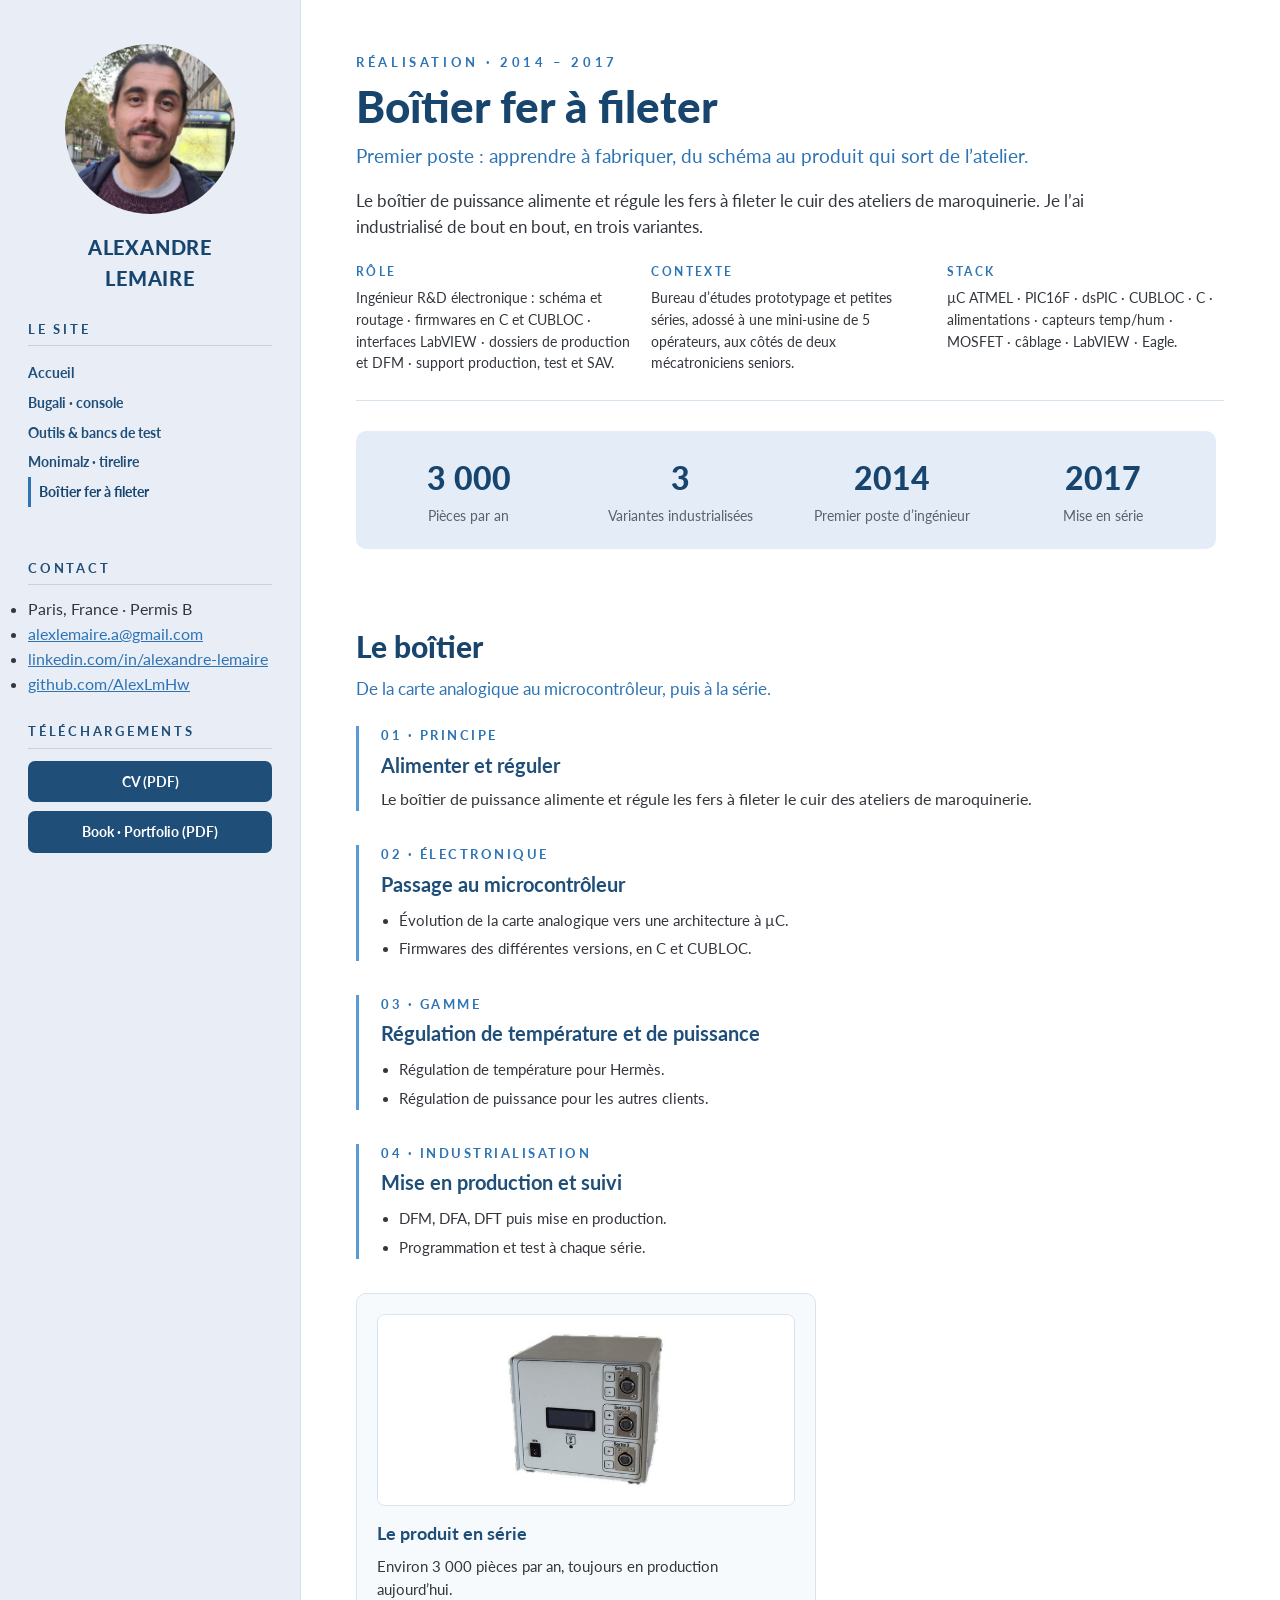
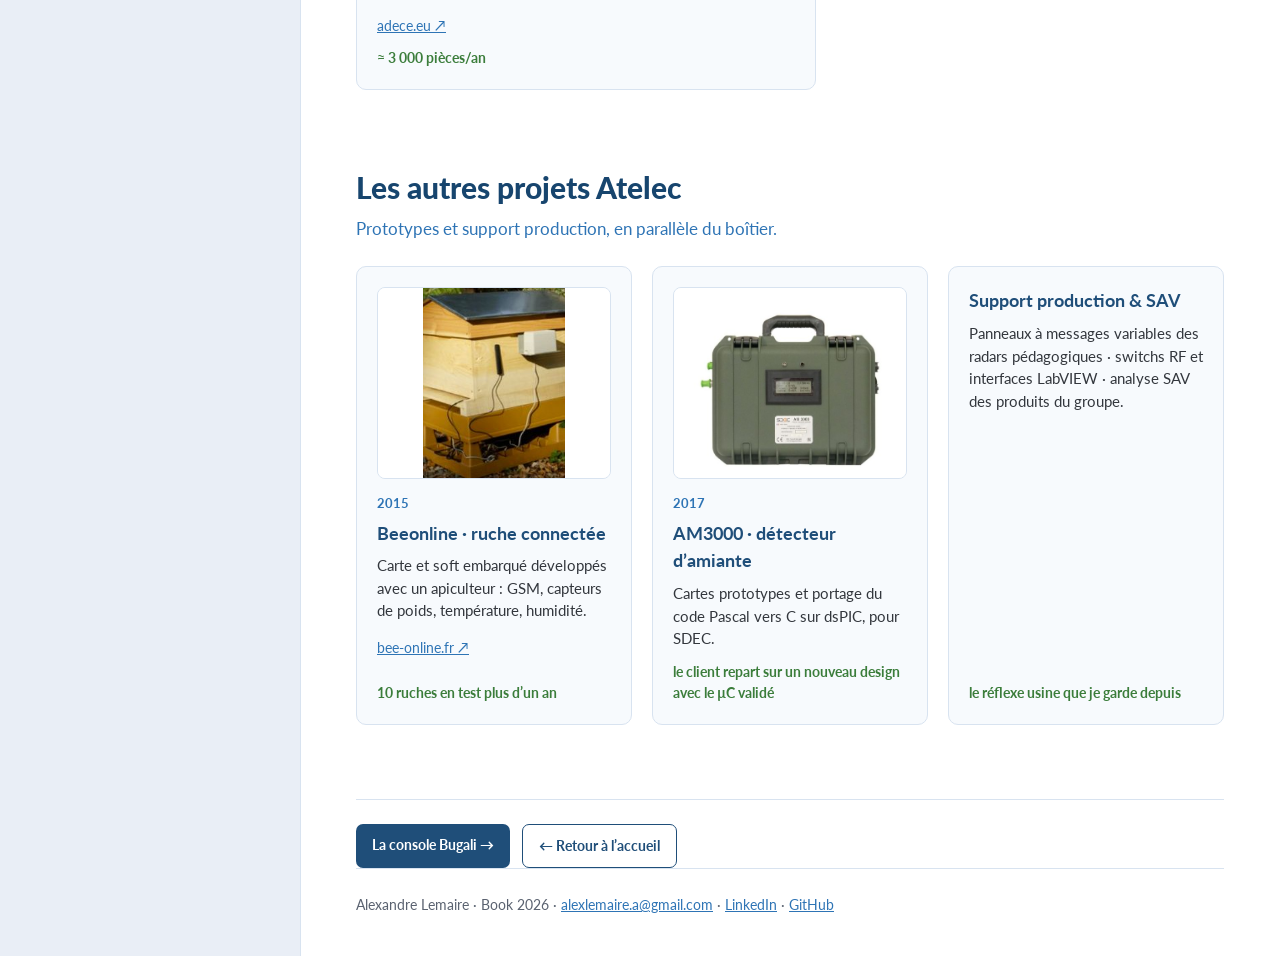
<file: fer-a-fileter.html>
<!DOCTYPE html>
<html lang="fr">
<head>
<meta charset="UTF-8">
<meta name="viewport" content="width=device-width, initial-scale=1.0">
<title>Boîtier fer à fileter, maroquinerie · Alexandre Lemaire</title>
<meta name="description" content="Boîtier de puissance pour fers à fileter le cuir : passage de l’analogique au microcontrôleur, trois variantes industrialisées. Environ 3 000 pièces par an, toujours en production.">
<link rel="canonical" href="https://alexlmhw.github.io/fer-a-fileter.html">
<link rel="icon" href="favicon.ico" sizes="any">
<link rel="apple-touch-icon" href="assets/img/apple-touch-icon.png">
<meta property="og:type" content="website">
<meta property="og:locale" content="fr_FR">
<meta property="og:site_name" content="Alexandre Lemaire">
<meta property="og:title" content="Boîtier fer à fileter, maroquinerie · Alexandre Lemaire">
<meta property="og:description" content="Boîtier de puissance pour fers à fileter le cuir : passage de l’analogique au microcontrôleur, trois variantes industrialisées. Environ 3 000 pièces par an, toujours en production.">
<meta property="og:url" content="https://alexlmhw.github.io/fer-a-fileter.html">
<meta property="og:image" content="https://alexlmhw.github.io/assets/img/partage.jpg">
<meta property="og:image:width" content="1200">
<meta property="og:image:height" content="630">
<meta property="og:image:alt" content="Prototype de la tirelire Monimalz, sa matrice de 360 LED en fonctionnement">
<meta name="twitter:card" content="summary_large_image">
<link rel="preconnect" href="https://fonts.googleapis.com">
<link rel="preconnect" href="https://fonts.gstatic.com" crossorigin>
<link href="https://fonts.googleapis.com/css2?family=Lato:ital,wght@0,400;0,700;0,900;1,400&display=swap" rel="stylesheet">
<link rel="stylesheet" href="assets/style.css">
</head>
<body>
<a class="saut" href="#contenu">Aller au contenu</a>
<div class="page">

<aside class="sidebar">
  <div class="sidebar-inner">
    <img class="photo" src="assets/img/photo.jpg" width="700" height="700" alt="Portrait d’Alexandre Lemaire">
    <div class="side-nom">ALEXANDRE<br>LEMAIRE</div>
    <div>
      <div class="side-titre">Le site</div>
      <!-- MENU:DEBUT -->
      <nav class="side-menu">
        <a href="index.html">Accueil</a>
        <a href="bugali.html">Bugali · console</a>
        <a href="outils.html">Outils &amp; bancs de test</a>
        <a href="monimalz.html">Monimalz · tirelire</a>
        <a href="fer-a-fileter.html" class="actif">Boîtier fer à fileter</a>
      </nav>
      <!-- MENU:FIN -->
    </div>
  </div>
</aside>

<main id="contenu">
  <section class="entete-projet">
    <div class="surtitre">Réalisation · 2014 – 2017</div>
    <h1>Boîtier fer à fileter</h1>
    <p class="soustitre">Premier poste : apprendre à fabriquer, du schéma au produit qui sort de l’atelier.</p>
    <p class="intro">Le boîtier de puissance alimente et régule les fers à fileter le cuir des ateliers de maroquinerie. Je l’ai industrialisé de bout en bout, en trois variantes.</p>
    <div class="meta-projet">
      <div class="meta-bloc"><h2>Rôle</h2><p>Ingénieur R&amp;D électronique : schéma et routage · firmwares en C et CUBLOC · interfaces LabVIEW · dossiers de production et DFM · support production, test et SAV.</p></div>
      <div class="meta-bloc"><h2>Contexte</h2><p>Bureau d’études prototypage et petites séries, adossé à une mini-usine de 5 opérateurs, aux côtés de deux mécatroniciens seniors.</p></div>
      <div class="meta-bloc"><h2>Stack</h2><p>µC ATMEL · PIC16F · dsPIC · CUBLOC · C · alimentations · capteurs temp/hum · MOSFET · câblage · LabVIEW · Eagle.</p></div>
    </div>
  </section>

  <section>
    <div class="stats">
      <div class="stat"><b>3 000</b><span>Pièces par an</span></div>
      <div class="stat"><b>3</b><span>Variantes industrialisées</span></div>
      <div class="stat"><b>2014</b><span>Premier poste d’ingénieur</span></div>
      <div class="stat"><b>2017</b><span>Mise en série</span></div>
    </div>
  </section>

  <section id="le-boitier">
    <h2>Le boîtier</h2>
    <p class="chapo">De la carte analogique au microcontrôleur, puis à la série.</p>

    <div class="phase">
      <div class="phase-num">01 · Principe</div>
      <h3>Alimenter et réguler</h3>
      <p>Le boîtier de puissance alimente et régule les fers à fileter le cuir des ateliers de maroquinerie.</p>
    </div>

    <div class="phase">
      <div class="phase-num">02 · Électronique</div>
      <h3>Passage au microcontrôleur</h3>
      <ul>
        <li>Évolution de la carte analogique vers une architecture à µC.</li>
        <li>Firmwares des différentes versions, en C et CUBLOC.</li>
      </ul>
    </div>

    <div class="phase">
      <div class="phase-num">03 · Gamme</div>
      <h3>Régulation de température et de puissance</h3>
      <ul>
        <li>Régulation de température pour Hermès.</li>
        <li>Régulation de puissance pour les autres clients.</li>
      </ul>
    </div>

    <div class="phase">
      <div class="phase-num">04 · Industrialisation</div>
      <h3>Mise en production et suivi</h3>
      <ul>
        <li>DFM, DFA, DFT puis mise en production.</li>
        <li>Programmation et test à chaque série.</li>
      </ul>
    </div>

    <div class="cartes" style="margin-top:24px;max-width:460px">
      <div class="carte">
        <div class="media"><img src="assets/img/fileter.jpg" width="460" height="345" loading="lazy" alt="Boîtier de fer à fileter" style="object-fit:contain;background:#fff"></div>
        <h3>Le produit en série</h3>
        <p>Environ 3 000 pièces par an, toujours en production aujourd’hui.</p>
        <p class="liens"><a href="https://www.adece.eu/boitier-alimentation.html" target="_blank" rel="noopener">adece.eu ↗</a></p>
        <div class="resultat">≈ 3 000 pièces/an</div>
      </div>
    </div>
  </section>

  <section id="autres-projets">
    <h2>Les autres projets Atelec</h2>
    <p class="chapo">Prototypes et support production, en parallèle du boîtier.</p>
    <div class="cartes c3">
      <div class="carte">
        <div class="media"><img src="assets/img/beeonline.jpg" width="211" height="282" loading="lazy" alt="Ruche connectée Beeonline" style="object-fit:contain;background:#fff"></div>
        <div class="badge-annee">2015</div>
        <h3>Beeonline · ruche connectée</h3>
        <p>Carte et soft embarqué développés avec un apiculteur : GSM, capteurs de poids, température, humidité.</p>
        <p class="liens"><a href="https://www.bee-online.fr/" target="_blank" rel="noopener">bee-online.fr ↗</a></p>
        <div class="resultat">10 ruches en test plus d’un an</div>
      </div>
      <div class="carte">
        <div class="media"><img src="assets/img/am3000.jpg" width="555" height="740" loading="lazy" alt="AM3000 · détecteur d’amiante"></div>
        <div class="badge-annee">2017</div>
        <h3>AM3000 · détecteur d’amiante</h3>
        <p>Cartes prototypes et portage du code Pascal vers C sur dsPIC, pour SDEC.</p>
        <div class="resultat">le client repart sur un nouveau design avec le µC validé</div>
      </div>
      <div class="carte">
        <h3>Support production &amp; SAV</h3>
        <p>Panneaux à messages variables des radars pédagogiques · switchs RF et interfaces LabVIEW · analyse SAV des produits du groupe.</p>
        <div class="resultat">le réflexe usine que je garde depuis</div>
      </div>
    </div>
  </section>

  <nav class="nav-bas">
    <a class="btn" href="bugali.html">La console Bugali →</a>
    <a class="btn secondaire" href="index.html">← Retour à l’accueil</a>
  </nav>

  <footer>
    Alexandre Lemaire · Book 2026 · <a href="mailto:alexlemaire.a@gmail.com">alexlemaire.a@gmail.com</a> · <a href="https://www.linkedin.com/in/alexandre-lemaire/" target="_blank" rel="noopener">LinkedIn</a> · <a href="https://github.com/AlexLmHw" target="_blank" rel="noopener">GitHub</a>
  </footer>
</main>
<aside class="sidebar-bas">
  <div class="sidebar-bas-inner">
    <div class="side-titre">Contact</div>
    <ul>
    <li>Paris, France · Permis B</li>
    <li><a href="mailto:alexlemaire.a@gmail.com">alexlemaire.a@gmail.com</a></li>
    <li><a href="https://www.linkedin.com/in/alexandre-lemaire/" target="_blank" rel="noopener">linkedin.com/in/alexandre-lemaire</a></li>
    <li><a href="https://github.com/AlexLmHw" target="_blank" rel="noopener">github.com/AlexLmHw</a></li>
    </ul>
    <div class="side-titre">Téléchargements</div>
    <div class="side-dl">
    <a class="btn" href="assets/cv.pdf" download>CV (PDF)</a>
    <a class="btn" href="assets/book.pdf" download>Book · Portfolio (PDF)</a>
    </div>
  </div>
</aside>

</div>
</body>
</html>
</file>
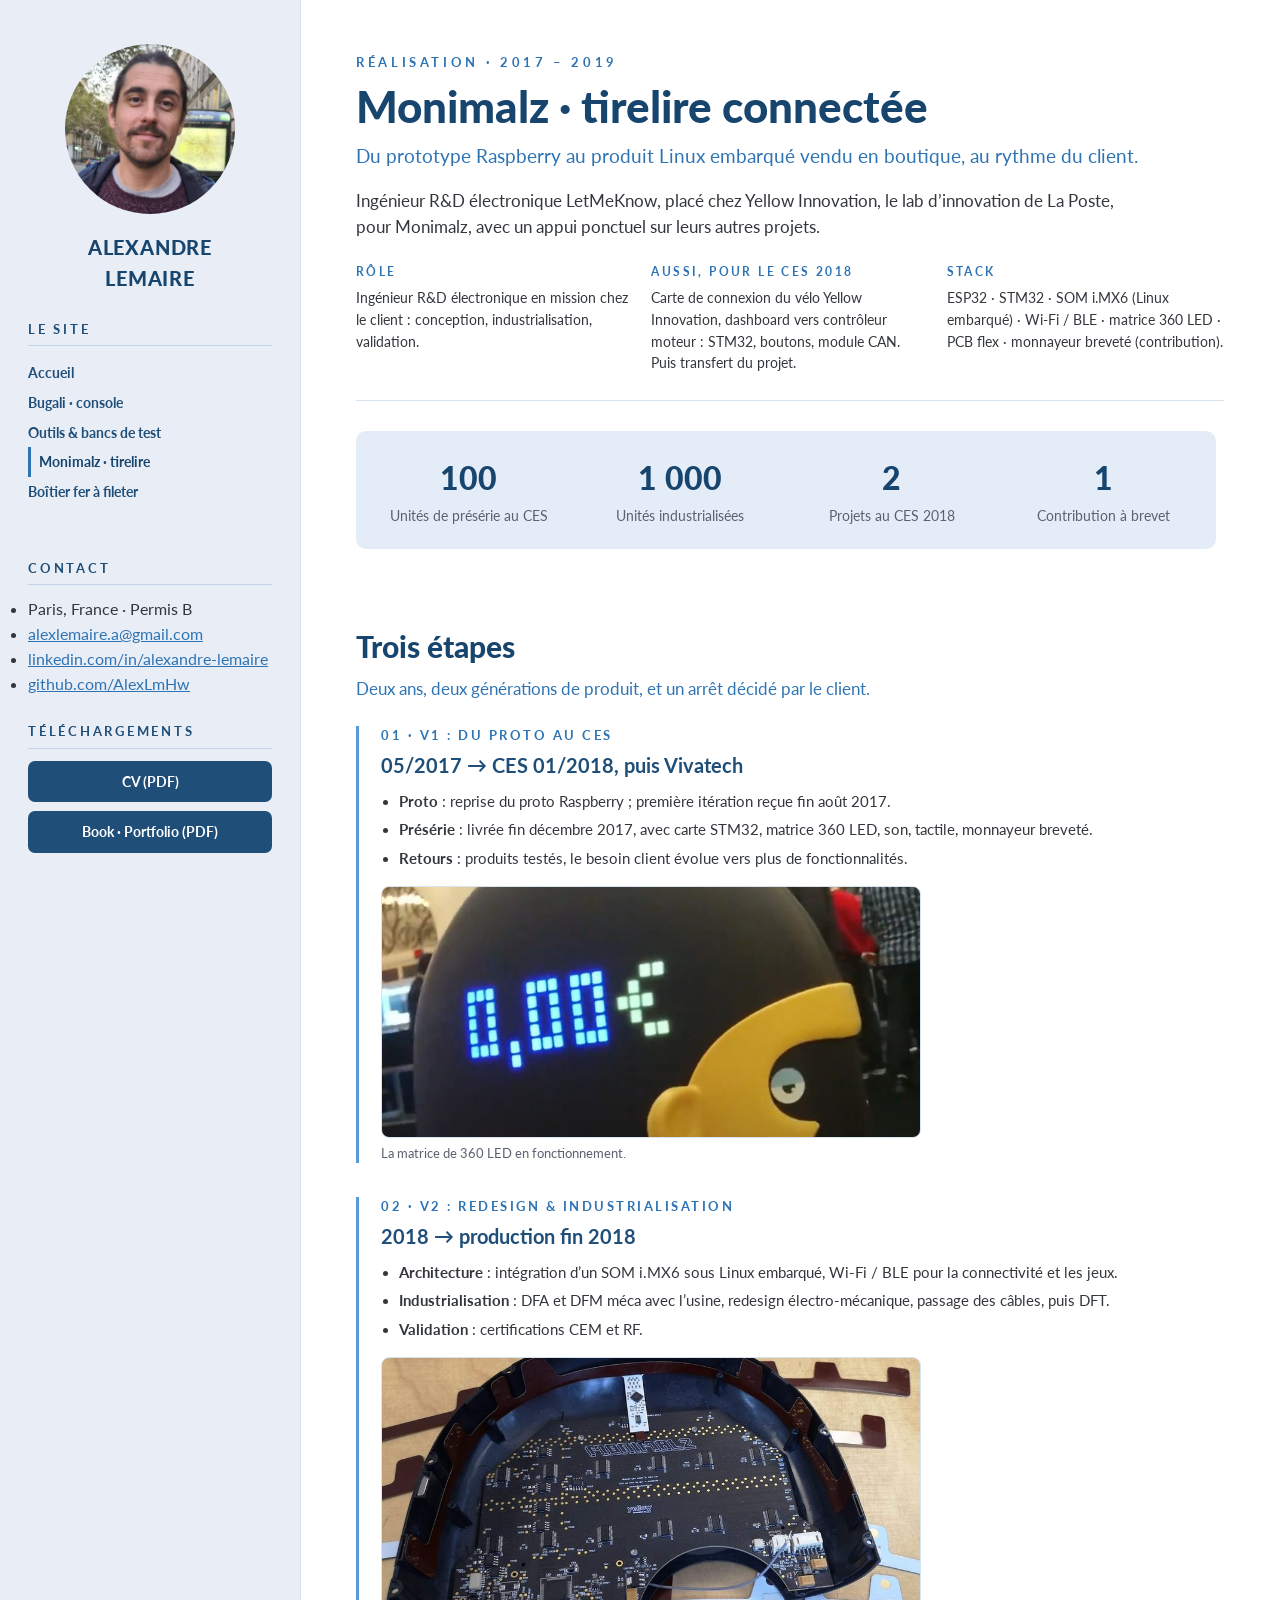
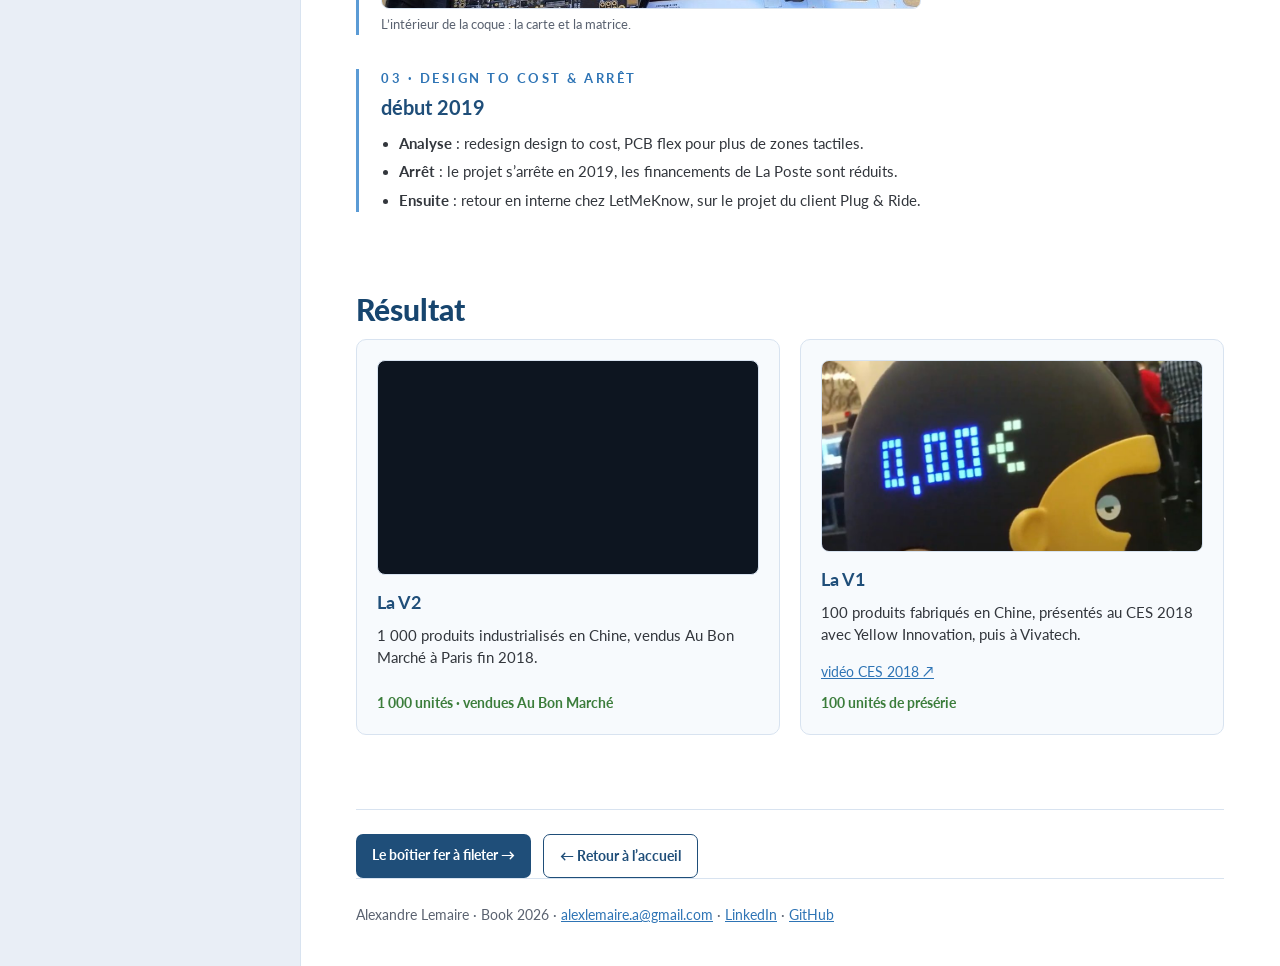
<file: monimalz.html>
<!DOCTYPE html>
<html lang="fr">
<head>
<meta charset="UTF-8">
<meta name="viewport" content="width=device-width, initial-scale=1.0">
<title>Monimalz, tirelire connectée pour enfants · Alexandre Lemaire</title>
<meta name="description" content="Tirelire connectée pour enfants : du prototype Raspberry au produit Linux embarqué. Présérie au CES 2018, 1 000 unités industrialisées en Chine et vendues Au Bon Marché.">
<link rel="canonical" href="https://alexlmhw.github.io/monimalz.html">
<link rel="icon" href="favicon.ico" sizes="any">
<link rel="apple-touch-icon" href="assets/img/apple-touch-icon.png">
<meta property="og:type" content="website">
<meta property="og:locale" content="fr_FR">
<meta property="og:site_name" content="Alexandre Lemaire">
<meta property="og:title" content="Monimalz, tirelire connectée pour enfants · Alexandre Lemaire">
<meta property="og:description" content="Tirelire connectée pour enfants : du prototype Raspberry au produit Linux embarqué. Présérie au CES 2018, 1 000 unités industrialisées en Chine et vendues Au Bon Marché.">
<meta property="og:url" content="https://alexlmhw.github.io/monimalz.html">
<meta property="og:image" content="https://alexlmhw.github.io/assets/img/partage.jpg">
<meta property="og:image:width" content="1200">
<meta property="og:image:height" content="630">
<meta property="og:image:alt" content="Prototype de la tirelire Monimalz, sa matrice de 360 LED en fonctionnement">
<meta name="twitter:card" content="summary_large_image">
<link rel="preconnect" href="https://fonts.googleapis.com">
<link rel="preconnect" href="https://fonts.gstatic.com" crossorigin>
<link href="https://fonts.googleapis.com/css2?family=Lato:ital,wght@0,400;0,700;0,900;1,400&display=swap" rel="stylesheet">
<link rel="stylesheet" href="assets/style.css">
</head>
<body>
<a class="saut" href="#contenu">Aller au contenu</a>
<div class="page">

<aside class="sidebar">
  <div class="sidebar-inner">
    <img class="photo" src="assets/img/photo.jpg" width="700" height="700" alt="Portrait d’Alexandre Lemaire">
    <div class="side-nom">ALEXANDRE<br>LEMAIRE</div>
    <div>
      <div class="side-titre">Le site</div>
      <!-- MENU:DEBUT -->
      <nav class="side-menu">
        <a href="index.html">Accueil</a>
        <a href="bugali.html">Bugali · console</a>
        <a href="outils.html">Outils &amp; bancs de test</a>
        <a href="monimalz.html" class="actif">Monimalz · tirelire</a>
        <a href="fer-a-fileter.html">Boîtier fer à fileter</a>
      </nav>
      <!-- MENU:FIN -->
    </div>
  </div>
</aside>

<main id="contenu">
  <section class="entete-projet">
    <div class="surtitre">Réalisation · 2017 – 2019</div>
    <h1>Monimalz · tirelire connectée</h1>
    <p class="soustitre">Du prototype Raspberry au produit Linux embarqué vendu en boutique, au rythme du client.</p>
    <p class="intro">Ingénieur R&amp;D électronique LetMeKnow, placé chez Yellow Innovation, le lab d’innovation de La Poste, pour Monimalz, avec un appui ponctuel sur leurs autres projets.</p>
    <div class="meta-projet">
      <div class="meta-bloc"><h2>Rôle</h2><p>Ingénieur R&amp;D électronique en mission chez le client : conception, industrialisation, validation.</p></div>
      <div class="meta-bloc"><h2>Aussi, pour le CES 2018</h2><p>Carte de connexion du vélo Yellow Innovation, dashboard vers contrôleur moteur : STM32, boutons, module CAN. Puis transfert du projet.</p></div>
      <div class="meta-bloc"><h2>Stack</h2><p>ESP32 · STM32 · SOM i.MX6 (Linux embarqué) · Wi-Fi / BLE · matrice 360 LED · PCB flex · monnayeur breveté (contribution).</p></div>
    </div>
  </section>

  <section>
    <div class="stats">
      <div class="stat"><b>100</b><span>Unités de présérie au CES</span></div>
      <div class="stat"><b>1 000</b><span>Unités industrialisées</span></div>
      <div class="stat"><b>2</b><span>Projets au CES 2018</span></div>
      <div class="stat"><b>1</b><span>Contribution à brevet</span></div>
    </div>
  </section>

  <section id="phases">
    <h2>Trois étapes</h2>
    <p class="chapo">Deux ans, deux générations de produit, et un arrêt décidé par le client.</p>

    <div class="phase">
      <div class="phase-num">01 · V1 : du proto au CES</div>
      <h3>05/2017 → CES 01/2018, puis Vivatech</h3>
      <ul>
        <li><b>Proto</b> : reprise du proto Raspberry ; première itération reçue fin août 2017.</li>
        <li><b>Présérie</b> : livrée fin décembre 2017, avec carte STM32, matrice 360 LED, son, tactile, monnayeur breveté.</li>
        <li><b>Retours</b> : produits testés, le besoin client évolue vers plus de fonctionnalités.</li>
      </ul>
      <div class="media"><img src="assets/img/monimalz-matrice.jpg" width="900" height="675" loading="lazy" alt="Tirelire Monimalz affichant un montant sur sa matrice de LED"></div>
      <p class="legende">La matrice de 360 LED en fonctionnement.</p>
    </div>

    <div class="phase">
      <div class="phase-num">02 · V2 : redesign &amp; industrialisation</div>
      <h3>2018 → production fin 2018</h3>
      <ul>
        <li><b>Architecture</b> : intégration d’un SOM i.MX6 sous Linux embarqué, Wi-Fi / BLE pour la connectivité et les jeux.</li>
        <li><b>Industrialisation</b> : DFA et DFM méca avec l’usine, redesign électro-mécanique, passage des câbles, puis DFT.</li>
        <li><b>Validation</b> : certifications CEM et RF.</li>
      </ul>
      <div class="media"><img src="assets/img/monimalz-interieur.jpg" width="900" height="505" loading="lazy" alt="Intérieur de la tirelire Monimalz : carte électronique et matrice de LED dans la coque"></div>
      <p class="legende">L’intérieur de la coque : la carte et la matrice.</p>
    </div>

    <div class="phase">
      <div class="phase-num">03 · Design to cost &amp; arrêt</div>
      <h3>début 2019</h3>
      <ul>
        <li><b>Analyse</b> : redesign design to cost, PCB flex pour plus de zones tactiles.</li>
        <li><b>Arrêt</b> : le projet s’arrête en 2019, les financements de La Poste sont réduits.</li>
        <li><b>Ensuite</b> : retour en interne chez LetMeKnow, sur le projet du client Plug &amp; Ride.</li>
      </ul>
    </div>
  </section>

  <section id="resultat">
    <h2>Résultat</h2>
    <div class="cartes c2">
      <div class="carte">
        <div class="video">
          <iframe src="https://www.youtube-nocookie.com/embed/KmYQxAXNUoY" title="Monimalz · vidéo produit" loading="lazy" allow="accelerometer; autoplay; clipboard-write; encrypted-media; gyroscope; picture-in-picture" allowfullscreen></iframe>
        </div>
        <h3>La V2</h3>
        <p>1 000 produits industrialisés en Chine, vendus Au Bon Marché à Paris fin 2018.</p>
        <div class="resultat">1 000 unités · vendues Au Bon Marché</div>
      </div>
      <div class="carte">
        <div class="media"><img src="assets/img/monimalz-ces.jpg" width="900" height="675" loading="lazy" alt="Présérie Monimalz V1 au CES 2018"></div>
        <h3>La V1</h3>
        <p>100 produits fabriqués en Chine, présentés au CES 2018 avec Yellow Innovation, puis à Vivatech.</p>
        <p class="liens"><a href="https://www.youtube.com/watch?v=1kolCs9WSbE" target="_blank" rel="noopener">vidéo CES 2018 ↗</a></p>
        <div class="resultat">100 unités de présérie</div>
      </div>
    </div>
  </section>

  <nav class="nav-bas">
    <a class="btn" href="fer-a-fileter.html">Le boîtier fer à fileter →</a>
    <a class="btn secondaire" href="index.html">← Retour à l’accueil</a>
  </nav>

  <footer>
    Alexandre Lemaire · Book 2026 · <a href="mailto:alexlemaire.a@gmail.com">alexlemaire.a@gmail.com</a> · <a href="https://www.linkedin.com/in/alexandre-lemaire/" target="_blank" rel="noopener">LinkedIn</a> · <a href="https://github.com/AlexLmHw" target="_blank" rel="noopener">GitHub</a>
  </footer>
</main>
<aside class="sidebar-bas">
  <div class="sidebar-bas-inner">
    <div class="side-titre">Contact</div>
    <ul>
    <li>Paris, France · Permis B</li>
    <li><a href="mailto:alexlemaire.a@gmail.com">alexlemaire.a@gmail.com</a></li>
    <li><a href="https://www.linkedin.com/in/alexandre-lemaire/" target="_blank" rel="noopener">linkedin.com/in/alexandre-lemaire</a></li>
    <li><a href="https://github.com/AlexLmHw" target="_blank" rel="noopener">github.com/AlexLmHw</a></li>
    </ul>
    <div class="side-titre">Téléchargements</div>
    <div class="side-dl">
    <a class="btn" href="assets/cv.pdf" download>CV (PDF)</a>
    <a class="btn" href="assets/book.pdf" download>Book · Portfolio (PDF)</a>
    </div>
  </div>
</aside>

</div>
</body>
</html>
</file>
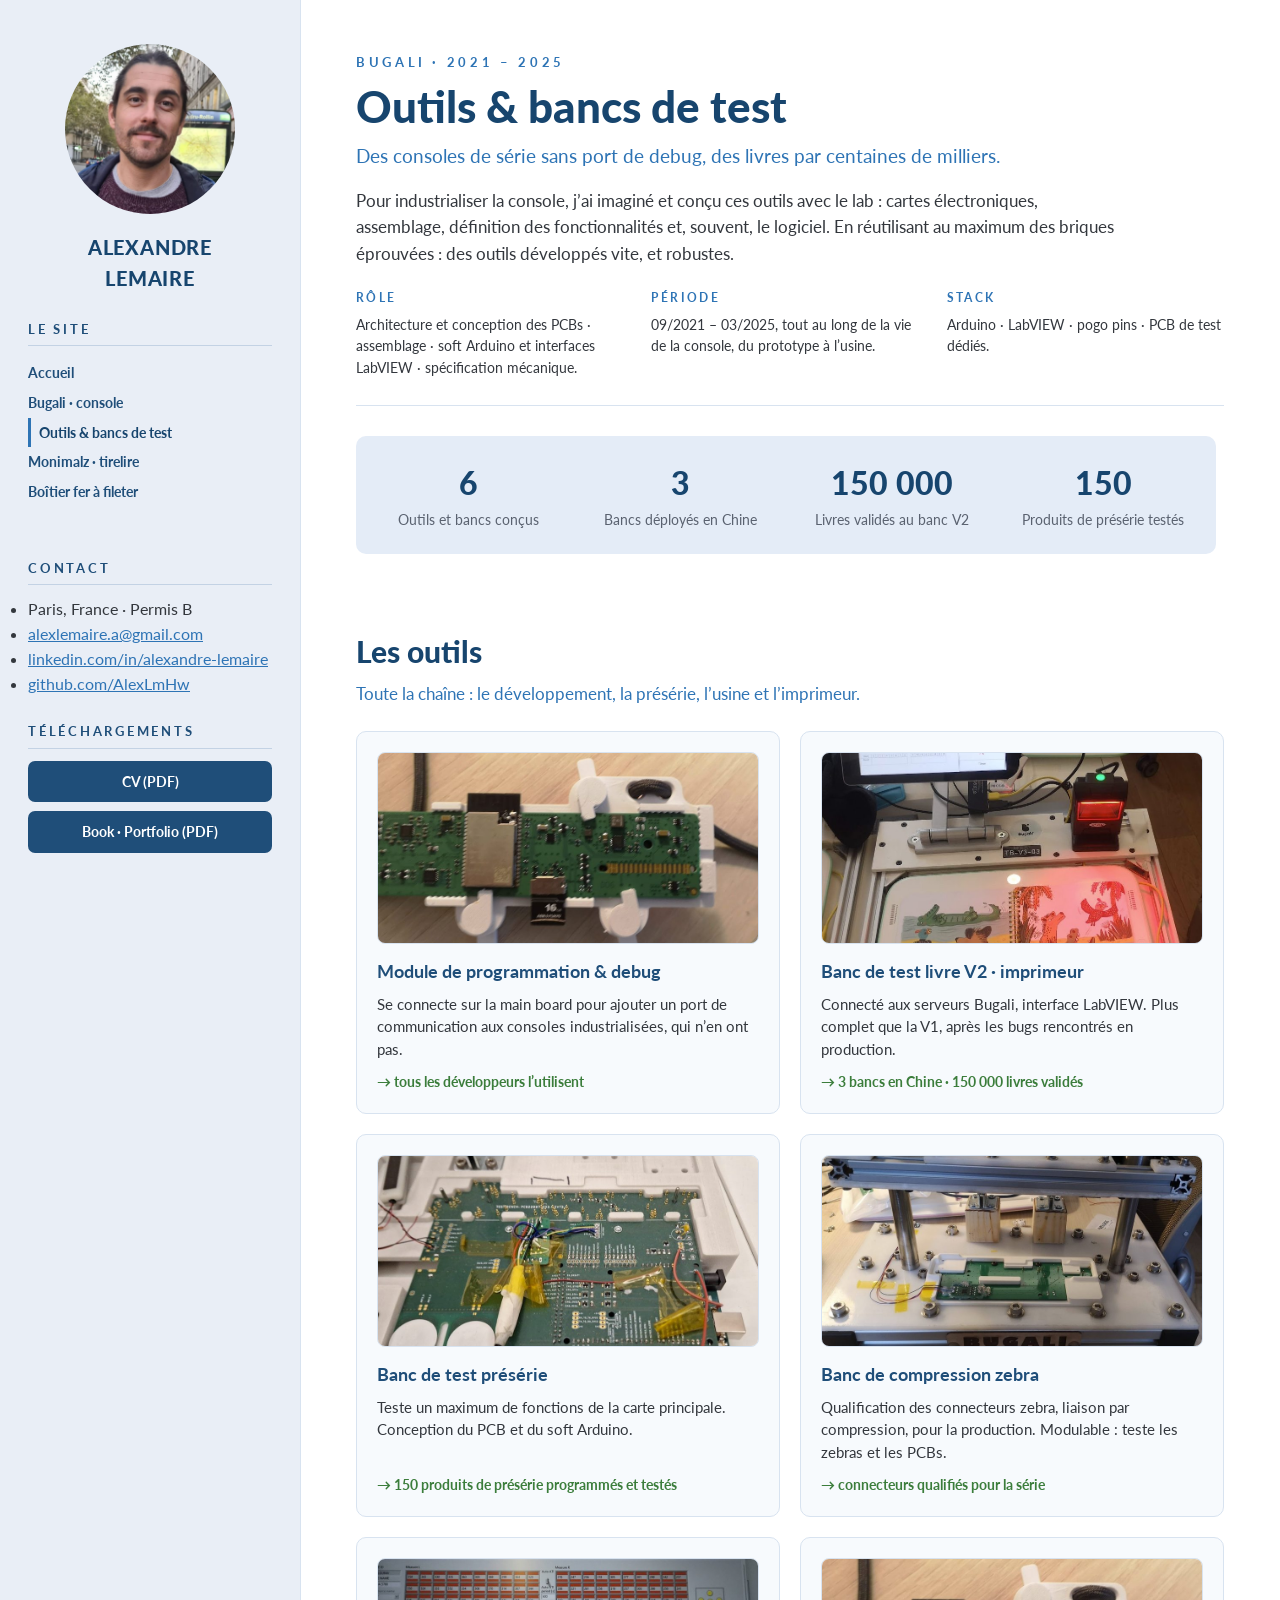
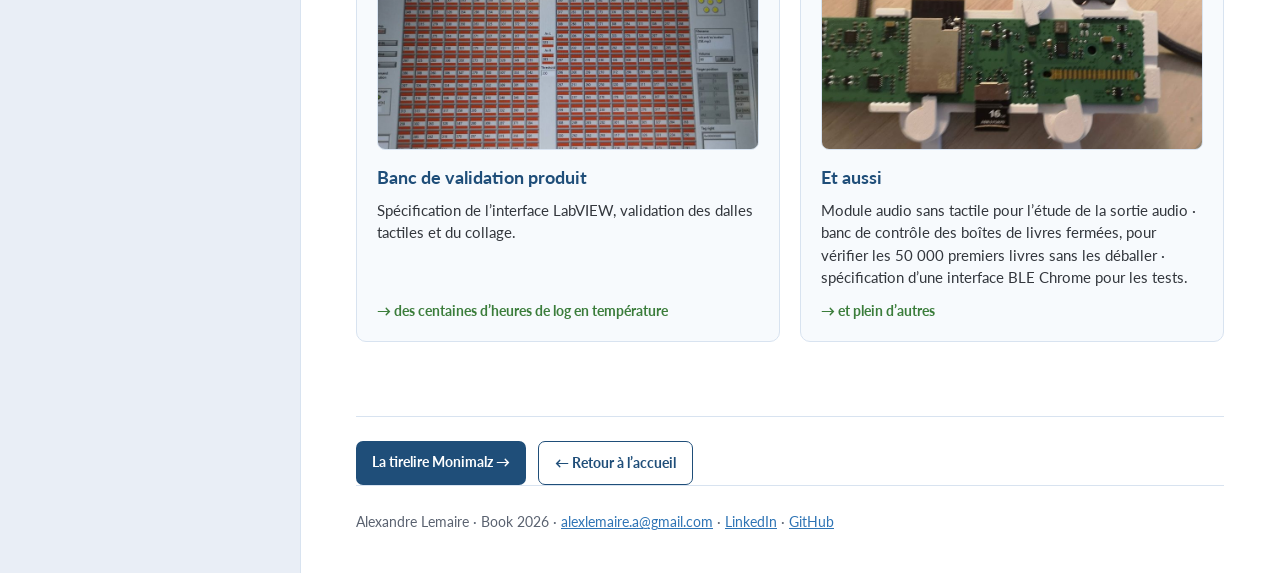
<file: outils.html>
<!DOCTYPE html>
<html lang="fr">
<head>
<meta charset="UTF-8">
<meta name="viewport" content="width=device-width, initial-scale=1.0">
<title>Outils &amp; bancs de test Bugali · Alexandre Lemaire</title>
<meta name="description" content="Les outils et bancs de test conçus pour la console Bugali : programmation, présérie, test livre chez l’imprimeur, compression zebra, validation produit.">
<link rel="canonical" href="https://alexlmhw.github.io/outils.html">
<link rel="icon" href="favicon.ico" sizes="any">
<link rel="apple-touch-icon" href="assets/img/apple-touch-icon.png">
<meta property="og:type" content="website">
<meta property="og:locale" content="fr_FR">
<meta property="og:site_name" content="Alexandre Lemaire">
<meta property="og:title" content="Outils &amp; bancs de test Bugali · Alexandre Lemaire">
<meta property="og:description" content="Les outils et bancs de test conçus pour la console Bugali : programmation, présérie, test livre chez l’imprimeur, compression zebra, validation produit.">
<meta property="og:url" content="https://alexlmhw.github.io/outils.html">
<meta property="og:image" content="https://alexlmhw.github.io/assets/img/partage.jpg">
<meta property="og:image:width" content="1200">
<meta property="og:image:height" content="630">
<meta property="og:image:alt" content="Prototype de la tirelire Monimalz, sa matrice de 360 LED en fonctionnement">
<meta name="twitter:card" content="summary_large_image">
<link rel="preconnect" href="https://fonts.googleapis.com">
<link rel="preconnect" href="https://fonts.gstatic.com" crossorigin>
<link href="https://fonts.googleapis.com/css2?family=Lato:ital,wght@0,400;0,700;0,900;1,400&display=swap" rel="stylesheet">
<link rel="stylesheet" href="assets/style.css">
</head>
<body>
<a class="saut" href="#contenu">Aller au contenu</a>
<div class="page">

<aside class="sidebar">
  <div class="sidebar-inner">
    <img class="photo" src="assets/img/photo.jpg" width="700" height="700" alt="Portrait d’Alexandre Lemaire">
    <div class="side-nom">ALEXANDRE<br>LEMAIRE</div>
    <div>
      <div class="side-titre">Le site</div>
      <!-- MENU:DEBUT -->
      <nav class="side-menu">
        <a href="index.html">Accueil</a>
        <a href="bugali.html">Bugali · console</a>
        <a href="outils.html" class="actif">Outils &amp; bancs de test</a>
        <a href="monimalz.html">Monimalz · tirelire</a>
        <a href="fer-a-fileter.html">Boîtier fer à fileter</a>
      </nav>
      <!-- MENU:FIN -->
    </div>
  </div>
</aside>

<main id="contenu">
  <section class="entete-projet">
    <div class="surtitre">Bugali · 2021 – 2025</div>
    <h1>Outils &amp; bancs de test</h1>
    <p class="soustitre">Des consoles de série sans port de debug, des livres par centaines de milliers.</p>
    <p class="intro">Pour industrialiser la console, j’ai imaginé et conçu ces outils avec le lab : cartes électroniques, assemblage, définition des fonctionnalités et, souvent, le logiciel. En réutilisant au maximum des briques éprouvées : des outils développés vite, et robustes.</p>
    <div class="meta-projet">
      <div class="meta-bloc"><h2>Rôle</h2><p>Architecture et conception des PCBs · assemblage · soft Arduino et interfaces LabVIEW · spécification mécanique.</p></div>
      <div class="meta-bloc"><h2>Période</h2><p>09/2021 – 03/2025, tout au long de la vie de la console, du prototype à l’usine.</p></div>
      <div class="meta-bloc"><h2>Stack</h2><p>Arduino · LabVIEW · pogo pins · PCB de test dédiés.</p></div>
    </div>
  </section>

  <section>
    <div class="stats">
      <div class="stat"><b>6</b><span>Outils et bancs conçus</span></div>
      <div class="stat"><b>3</b><span>Bancs déployés en Chine</span></div>
      <div class="stat"><b>150 000</b><span>Livres validés au banc V2</span></div>
      <div class="stat"><b>150</b><span>Produits de présérie testés</span></div>
    </div>
  </section>

  <section id="les-outils">
    <h2>Les outils</h2>
    <p class="chapo">Toute la chaîne : le développement, la présérie, l’usine et l’imprimeur.</p>

    <div class="cartes c2">
      <div class="carte">
        <div class="media"><img src="assets/img/banc1.jpg" width="900" height="506" loading="lazy" alt="Module de programmation et debug"></div>
        <h3>Module de programmation &amp; debug</h3>
        <p>Se connecte sur la main board pour ajouter un port de communication aux consoles industrialisées, qui n’en ont pas.</p>
        <div class="resultat">→ tous les développeurs l’utilisent</div>
      </div>
      <div class="carte">
        <div class="media"><img src="assets/img/banc2.jpg" width="873" height="491" loading="lazy" alt="Banc de test livre chez l’imprimeur"></div>
        <h3>Banc de test livre V2 · imprimeur</h3>
        <p>Connecté aux serveurs Bugali, interface LabVIEW. Plus complet que la V1, après les bugs rencontrés en production.</p>
        <div class="resultat">→ 3 bancs en Chine · 150 000 livres validés</div>
      </div>
      <div class="carte">
        <div class="media"><img src="assets/img/outils-carte-cablee.jpg" width="900" height="506" loading="lazy" alt="Banc de test présérie : la carte de test câblée sur son support"></div>
        <h3>Banc de test présérie</h3>
        <p>Teste un maximum de fonctions de la carte principale. Conception du PCB et du soft Arduino.</p>
        <div class="resultat">→ 150 produits de présérie programmés et testés</div>
      </div>
      <div class="carte">
        <div class="media"><img src="assets/img/outils-gabarit-pogo.jpg" width="900" height="506" loading="lazy" alt="Banc de compression zebra : le gabarit à pogo pins marqué Bugali"></div>
        <h3>Banc de compression zebra</h3>
        <p>Qualification des connecteurs zebra, liaison par compression, pour la production. Modulable : teste les zebras et les PCBs.</p>
        <div class="resultat">→ connecteurs qualifiés pour la série</div>
      </div>
      <div class="carte">
        <div class="media"><img src="assets/img/outils-interface-test.jpg" width="900" height="506" loading="lazy" alt="Interface de test affichée à l’écran pendant une campagne de validation"></div>
        <h3>Banc de validation produit</h3>
        <p>Spécification de l’interface LabVIEW, validation des dalles tactiles et du collage.</p>
        <div class="resultat">→ des centaines d’heures de log en température</div>
      </div>
      <div class="carte">
        <div class="media"><img src="assets/img/outils-carte-support.jpg" width="900" height="506" loading="lazy" alt="Carte électronique maintenue sur un support de test"></div>
        <h3>Et aussi</h3>
        <p>Module audio sans tactile pour l’étude de la sortie audio · banc de contrôle des boîtes de livres fermées, pour vérifier les 50 000 premiers livres sans les déballer · spécification d’une interface BLE Chrome pour les tests.</p>
        <div class="resultat">→ et plein d’autres</div>
      </div>
    </div>
  </section>

  <nav class="nav-bas">
    <a class="btn" href="monimalz.html">La tirelire Monimalz →</a>
    <a class="btn secondaire" href="index.html">← Retour à l’accueil</a>
  </nav>

  <footer>
    Alexandre Lemaire · Book 2026 · <a href="mailto:alexlemaire.a@gmail.com">alexlemaire.a@gmail.com</a> · <a href="https://www.linkedin.com/in/alexandre-lemaire/" target="_blank" rel="noopener">LinkedIn</a> · <a href="https://github.com/AlexLmHw" target="_blank" rel="noopener">GitHub</a>
  </footer>
</main>
<aside class="sidebar-bas">
  <div class="sidebar-bas-inner">
    <div class="side-titre">Contact</div>
    <ul>
    <li>Paris, France · Permis B</li>
    <li><a href="mailto:alexlemaire.a@gmail.com">alexlemaire.a@gmail.com</a></li>
    <li><a href="https://www.linkedin.com/in/alexandre-lemaire/" target="_blank" rel="noopener">linkedin.com/in/alexandre-lemaire</a></li>
    <li><a href="https://github.com/AlexLmHw" target="_blank" rel="noopener">github.com/AlexLmHw</a></li>
    </ul>
    <div class="side-titre">Téléchargements</div>
    <div class="side-dl">
    <a class="btn" href="assets/cv.pdf" download>CV (PDF)</a>
    <a class="btn" href="assets/book.pdf" download>Book · Portfolio (PDF)</a>
    </div>
  </div>
</aside>

</div>
</body>
</html>
</file>
<file: assets/style.css>
:root{
  --bleu-fonce:#17456E;
  --bleu:#1F4E79;
  --bleu-accent:#2E74B5;
  --bleu-clair:#5B9BD5;
  --vert:#3B7D3B;
  --sidebar:#E9EEF6;
  --carte:#F7FAFD;
  --bordure:#D8E3F0;
  --texte:#33373D;
  --texte-doux:#5A6270;
  --fond:#FFFFFF;
}
*{margin:0;padding:0;box-sizing:border-box}
html{scroll-behavior:smooth}
body{font-family:'Lato',system-ui,-apple-system,'Segoe UI',Arial,sans-serif;color:var(--texte);background:var(--fond);line-height:1.55;font-size:16px}
a{color:var(--bleu-accent)}
/* height:auto neutralise l'attribut height du HTML quand le CSS contraint la
   largeur. Les attributs width/height du HTML restent utiles : ils donnent au
   navigateur le ratio de l'image avant son chargement, ce qui evite que la page
   sursaute. Les regles plus specifiques ci-dessous conservent la main. */
img{max-width:100%;display:block;height:auto}

/* ---------- Lien d'evitement (visible au clavier seulement) ---------- */
.saut{position:absolute;left:-9999px;top:0;z-index:100;background:var(--bleu-fonce);color:#fff;font-weight:700;font-size:14px;padding:12px 18px;border-radius:0 0 7px 0;text-decoration:none}
.saut:focus{left:0}

/* ---------- Layout ---------- */
/* Deux zones dans la colonne de gauche : l'identite et le menu en haut (zone
   "side"), le contact et les telechargements en dessous (zone "side2"). Sur
   mobile, side2 passe APRES le contenu — voir le bloc @media. */
.page{display:grid;grid-template-columns:300px 1fr;
      grid-template-rows:auto auto 1fr;
      grid-template-areas:"side main" "side2 main" "vide main";min-height:100vh;
      /* Le fond de la colonne gauche et son filet sont peints par le conteneur :
         les deux blocs de sidebar ne s'etirent donc pas pour le couvrir. */
      background:linear-gradient(to right,var(--sidebar) 0 300px,var(--bordure) 300px 301px,var(--fond) 301px)}
.sidebar{grid-area:side;align-self:start;padding:44px 28px 0}
.sidebar-bas{grid-area:side2;align-self:start;padding:26px 28px 44px}
main{grid-area:main;padding:52px 56px 30px;max-width:1080px}

/* ---------- Sidebar ---------- */
.photo{width:170px;height:170px;border-radius:50%;object-fit:cover;margin:0 auto 18px}
.side-nom{text-align:center;font-weight:900;color:var(--bleu-fonce);font-size:20px;letter-spacing:.04em;margin-bottom:26px}
.side-titre{font-size:12.5px;font-weight:700;letter-spacing:.22em;color:var(--bleu);text-transform:uppercase;border-bottom:1px solid #C3D2E4;padding-bottom:6px;margin:26px 0 12px}
.sidebar p, .sidebar li{font-size:14px;color:var(--texte)}
.sidebar ul{list-style:none}
.sidebar li{margin-bottom:7px}
.sidebar a{text-decoration:none}
.sidebar a:hover{text-decoration:underline}
.side-dl a.btn{display:block;text-align:center;margin-bottom:9px}
.side-nav{margin:3px 0 8px 9px;padding:1px 0 1px 13px;border-left:1px solid #C3D2E4}
.side-nav a{display:block;padding:2px 0;color:var(--texte-doux);font-weight:400;font-size:13px;text-decoration:none}
.side-nav a:hover{color:var(--bleu-accent);text-decoration:underline}
.side-menu a{display:block;padding:4px 0;color:var(--bleu);font-weight:700;font-size:14px;text-decoration:none}
.side-menu a:hover{text-decoration:underline}
.side-menu a.actif{color:var(--bleu-fonce);border-left:3px solid var(--bleu-accent);padding-left:8px}

/* ---------- Boutons ---------- */
.btn{display:inline-block;background:var(--bleu);color:#fff;font-weight:700;font-size:14px;padding:10px 16px;border-radius:7px;text-decoration:none;transition:background .15s}
.btn:hover{background:var(--bleu-accent)}
.btn.secondaire{background:transparent;color:var(--bleu);border:1.5px solid var(--bleu)}
.btn.secondaire:hover{background:var(--bleu);color:#fff}

/* ---------- Typo sections ---------- */
.surtitre{font-size:13px;font-weight:700;letter-spacing:.28em;color:var(--bleu-accent);text-transform:uppercase;margin-bottom:10px}
h1{font-size:44px;font-weight:900;color:var(--bleu-fonce);line-height:1.1;margin-bottom:10px}
.soustitre{font-size:19px;color:var(--bleu-accent);margin-bottom:18px}
h2{font-size:30px;font-weight:900;color:var(--bleu-fonce);margin-bottom:6px}
.chapo{font-size:17px;color:var(--bleu-accent);margin-bottom:24px}
h3{font-size:18px;font-weight:700;color:var(--bleu);margin-bottom:8px}
section{margin-bottom:74px}
section[id]{scroll-margin-top:20px}
.intro{max-width:760px;font-size:17px}

/* ---------- Stats ---------- */
.stats{display:grid;grid-template-columns:repeat(4,1fr);gap:10px;background:#E4ECF7;border-radius:10px;padding:22px 12px;margin:30px 0 0;max-width:860px}
.stat{text-align:center}
.stat b{display:block;font-size:32px;font-weight:900;color:var(--bleu-fonce)}
.stat span{font-size:13.5px;color:var(--texte-doux)}

/* ---------- Cartes ---------- */
.cartes{display:grid;gap:20px}
.c3{grid-template-columns:repeat(3,1fr)}
.c2{grid-template-columns:repeat(2,1fr)}
.carte{background:var(--carte);border:1px solid var(--bordure);border-radius:10px;padding:20px;display:flex;flex-direction:column}
/* .media n'est plus reserve aux cartes : les blocs .phase l'utilisent aussi. */
.media{border-radius:8px;overflow:hidden;background:#fff;margin-bottom:14px;border:1px solid var(--bordure)}
.media img{width:100%;height:190px;object-fit:cover}
.legende{font-size:12.5px;color:var(--texte-doux);margin:-8px 0 14px}
.carte p{font-size:14.5px;margin-bottom:10px}
.carte .resultat{margin-top:auto;font-size:14px;font-weight:700;color:var(--vert)}
.carte .liens{margin:4px 0 10px;font-size:14px}
.badge-annee{font-size:13px;font-weight:700;color:var(--bleu-accent);margin-bottom:6px}

/* ---------- Prototypes (liste compacte) ---------- */
.protos{border-top:1px solid var(--bordure);max-width:900px}
.proto{display:grid;grid-template-columns:110px 1fr;gap:0 20px;padding:14px 4px;border-bottom:1px solid var(--bordure);align-items:baseline}
.proto:hover{background:var(--carte)}
.proto .annee{font-size:13px;font-weight:700;color:var(--bleu-accent);white-space:nowrap}
.proto .nom{font-size:16px;font-weight:700;color:var(--bleu);margin-bottom:2px}
.proto .quoi{font-size:14.5px;color:var(--texte)}
.proto .resultat-ligne{font-size:13.5px;font-weight:700;color:var(--vert);margin-top:3px}
.proto .liens{margin:3px 0 0;font-size:13.5px}

/* ---------- Bandeaux de realisation ---------- */
.bandeau-projet{display:grid;grid-template-columns:38% 1fr;gap:26px;background:var(--carte);border:1px solid var(--bordure);border-radius:10px;overflow:hidden;margin-bottom:20px;max-width:960px}
.bandeau-projet .visuel{background:#fff;border-right:1px solid var(--bordure)}
.bandeau-projet .visuel img{width:100%;height:100%;min-height:210px;object-fit:cover}
.bandeau-projet .corps{padding:22px 24px 22px 0;display:flex;flex-direction:column}
.bandeau-projet .corps h3{font-size:22px;margin-bottom:6px}
.bandeau-projet .corps p{font-size:15px;margin-bottom:10px}
.bandeau-projet .resultat{margin-bottom:14px}
.bandeau-projet .btn{align-self:flex-start;margin-top:auto}

/* ---------- Encart renvoi ---------- */
.encart{background:var(--sidebar);border:1px solid var(--bordure);border-radius:10px;padding:22px 26px;max-width:960px;margin-top:30px}
.encart h3{font-size:19px;margin-bottom:6px}
.encart p{font-size:14.5px;margin-bottom:10px}
.encart .chiffres{font-size:14px;font-weight:700;color:var(--vert);margin-bottom:14px}

/* ---------- Vidéos ---------- */
.video{position:relative;width:100%;aspect-ratio:16/9;border-radius:8px;overflow:hidden;border:1px solid var(--bordure);background:#0d1520;margin-bottom:14px}
.video iframe,.video video{position:absolute;inset:0;width:100%;height:100%;border:0}

/* ---------- Timeline ---------- */
.timeline{position:relative;margin-left:150px;border-left:2.5px solid var(--bleu-clair);padding-left:30px;max-width:720px}
.jalon{position:relative;margin-bottom:34px}
.jalon::before{content:"";position:absolute;left:-38.5px;top:6px;width:13px;height:13px;border-radius:50%;background:var(--bleu)}
.jalon .dates{position:absolute;left:-185px;top:2px;width:135px;text-align:right;font-weight:700;color:var(--bleu-accent);font-size:15px}
.jalon h3{margin-bottom:4px}
.jalon p{font-size:14.5px;color:var(--texte)}

/* ---------- Formation ---------- */
.form-item{margin-bottom:18px}
.form-item:last-child{margin-bottom:0}
.form-item .annee{display:block;font-size:13px;font-weight:700;color:var(--bleu-accent);margin-bottom:2px}
.form-item h3{font-size:16.5px;margin-bottom:2px}
.form-item p{font-size:14.5px;color:var(--texte-doux)}

/* ---------- Au-delà de la technique ---------- */
.perso{display:grid;grid-template-columns:repeat(2,1fr);gap:20px;max-width:900px}
.perso .carte p{margin-bottom:0}

/* ---------- Téléchargements ---------- */
.dl-carte{align-items:flex-start}
.dl-carte .icone{font-size:30px;margin-bottom:10px}
.dl-carte .btns{margin-top:auto;display:flex;gap:8px;flex-wrap:wrap}

/* ---------- Bandeau recherche ---------- */
.bandeau{background:var(--bleu-fonce);color:#fff;border-radius:10px;padding:30px 34px;max-width:900px}
.bandeau h2{color:#fff;font-size:22px;margin-bottom:8px}
.bandeau p{font-size:16px;color:#DCE6F2}
.bandeau .btn{background:#fff;color:var(--bleu-fonce);margin-top:16px}

/* ---------- Footer ---------- */
footer{border-top:1px solid var(--bordure);padding:26px 0 10px;color:var(--texte-doux);font-size:13.5px}

/* ---------- Pages de detail ---------- */
.entete-projet{border-bottom:1px solid var(--bordure);padding-bottom:26px;margin-bottom:30px}
.meta-projet{display:grid;grid-template-columns:repeat(3,1fr);gap:18px;margin-top:22px;max-width:900px}
.meta-bloc h2{font-size:12px;font-weight:700;letter-spacing:.2em;text-transform:uppercase;color:var(--bleu-accent);margin-bottom:6px}
.meta-bloc p{font-size:14px;color:var(--texte)}
.phase{border-left:3px solid var(--bleu-clair);padding-left:22px;margin-bottom:34px;max-width:860px}
.phase-num{font-size:12.5px;font-weight:700;letter-spacing:.2em;text-transform:uppercase;color:var(--bleu-accent);margin-bottom:4px}
.phase h3{font-size:20px;margin-bottom:6px}
.phase .media{max-width:540px;margin:16px 0 6px}
.phase .media img{height:250px}
.phase .legende{max-width:540px;margin:0 0 4px}
.phase ul{margin:10px 0 0 18px}
.phase li{font-size:14.5px;margin-bottom:6px}
.nav-bas{display:flex;gap:12px;flex-wrap:wrap;border-top:1px solid var(--bordure);padding-top:24px;margin-top:20px}

/* ---------- Responsive ---------- */
@media (max-width:980px){
  /* Le contact et les telechargements passent SOUS le contenu : ils ne servent
     qu'apres lecture, et occupaient 39 % de la hauteur du premier ecran. */
  .page{grid-template-columns:1fr;grid-template-rows:auto auto auto;
        grid-template-areas:"side" "main" "side2";background:none}
  .sidebar{background:var(--sidebar);border-bottom:1px solid var(--bordure);padding:18px 24px}
  .sidebar-bas{background:var(--sidebar);border-top:1px solid var(--bordure);padding:24px}
  .sidebar-bas-inner{max-width:640px;margin:0 auto}
  /* Identite compactee : petite photo alignee avec le nom, menu en dessous. */
  .sidebar-inner{position:static;display:grid;grid-template-columns:auto 1fr;gap:0 16px;
                 align-items:center;max-width:640px;margin:0 auto}
  .photo{width:64px;height:64px;margin:0}
  .side-nom{text-align:left;margin:0;font-size:17px;line-height:1.2}
  .side-nom br{display:none}
  .sidebar-inner > div:last-child{grid-column:1 / -1}
  .sidebar .side-titre{margin:16px 0 8px}
  .sidebar-bas .side-titre:first-child{margin-top:0}
  .side-nav{display:none}
  main{padding:40px 24px}
  h1{font-size:32px}
  .c3,.c2,.perso{grid-template-columns:1fr}
  .stats{grid-template-columns:repeat(2,1fr);gap:18px}
  .bandeau-projet{grid-template-columns:1fr}
  .bandeau-projet .visuel{border-right:0;border-bottom:1px solid var(--bordure)}
  .bandeau-projet .visuel img{min-height:180px}
  .bandeau-projet .corps{padding:20px}
  .proto{grid-template-columns:1fr;gap:2px}
  .timeline{margin-left:8px}
  .jalon .dates{position:static;width:auto;text-align:left;display:block;margin-bottom:2px}
  .meta-projet{grid-template-columns:1fr}
}
</file>
